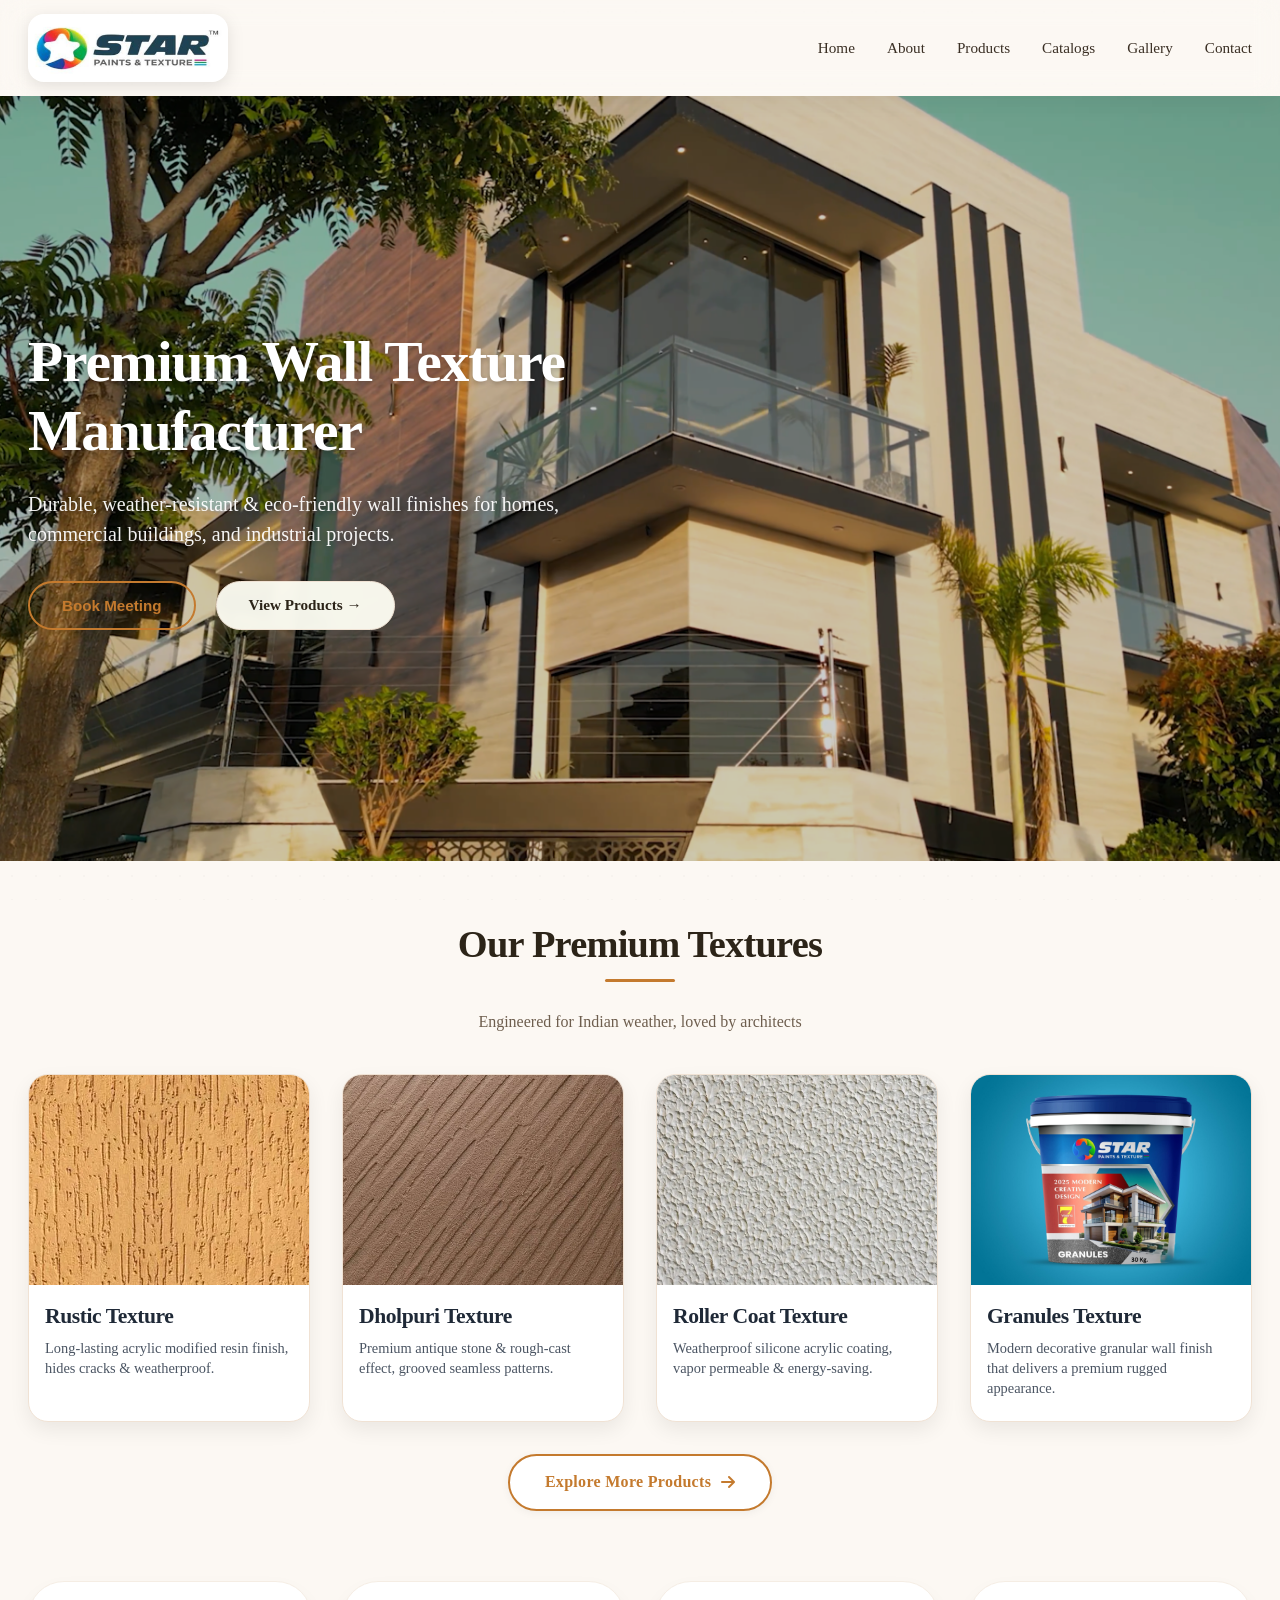
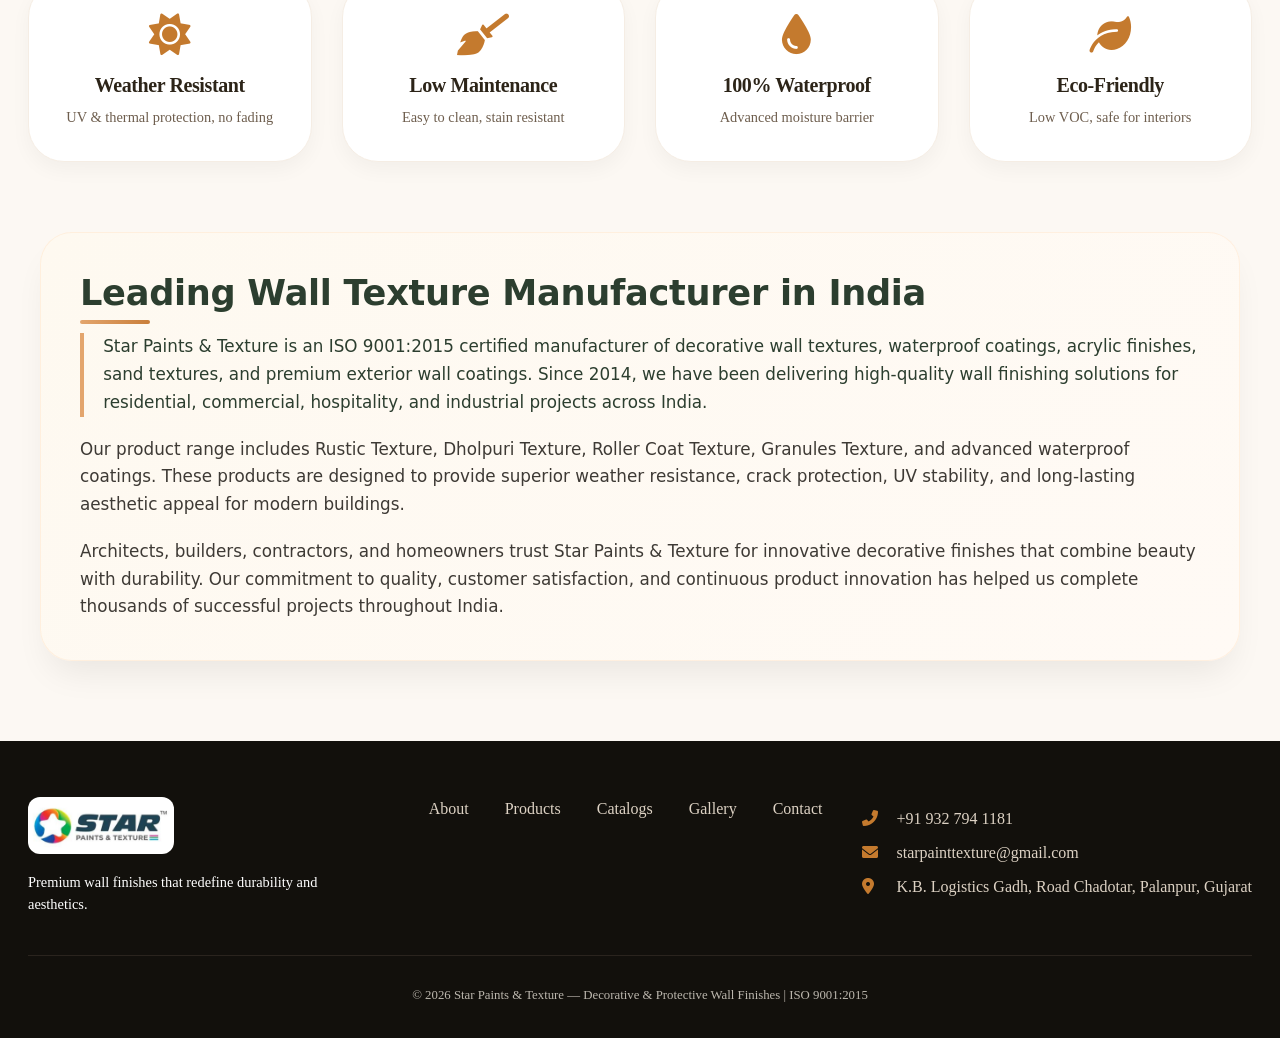
<file: index.html>
<!DOCTYPE html>
<head>
    <meta charset="UTF-8">
    <meta name="viewport" content="width=device-width, initial-scale=1.0, viewport-fit=cover">
    <title>Star Paints & Texture | India's No.1 Premium Wall Texture Manufacturer | Paints and Texture | Paints in Palanpur</title>
    <meta name="description" content="Star Paints & Texture – ISO 9001:2015 certified premium wall texture manufacturer in India. Waterproof coatings, designer finishes, acrylic textures, and decorative plasters. 500+ projects since 2014.">

    <meta name="keywords" content="wall texture manufacturer India, texture paint manufacturer Gujarat, wall texture Ahmedabad, wall texture Palanpur, decorative wall texture, waterproof wall coating, exterior wall texture, interior wall texture, premium wall texture, rustic texture, dholpuri texture, decorative wall finishes, texture coating manufacturer, texture paint India, Star Paints & Texture">
    <meta name="author" content="Star Paints & Texture">
    <meta name="robots" content="index, follow, max-snippet:-1, max-image-preview:large">
    <meta name="revisit-after" content="7 days">
    <meta name="geo.region" content="IN-GJ">
    <meta name="geo.placename" content="Ahmedabad, Gujarat">
    <meta name="geo.position" content="23.0225;72.5714">
    <meta name="ICBM" content="23.0225, 72.5714">
    <meta name="language" content="English">
    <link rel="canonical" href="https://www.starpaintsandtexture.in/">
    <link rel="alternate" hreflang="en" href="https://www.starpaintsandtexture.in/">
    <link rel="alternate" hreflang="x-default" href="https://www.starpaintsandtexture.in/">

    <!-- Open Graph / Facebook -->
    <meta property="og:type" content="website">
    <meta property="og:image:width" content="1200">
    <meta property="og:image:height" content="630">
    <meta property="og:url" content="https://www.starpaintsandtexture.in/">
    <meta property="og:title" content="Star Paints & Texture | Premium Wall Texture Manufacturer India">
    <meta property="og:description" content="India's trusted ISO 9001:2015 certified manufacturer of premium wall textures, waterproof coatings & decorative finishes. Get free consultation & samples.">
    <meta property="og:image" content="https://www.starpaintsandtexture.in/img/poster.png">
    <meta property="og:image:alt" content="Star Paints & Texture - Premium Wall Texture Collection Showcase">
    <meta property="og:site_name" content="Star Paints & Texture">
    <meta property="og:locale" content="en_IN">

    <!-- Twitter Card -->
    <meta name="twitter:card" content="summary_large_image">
    <meta name="twitter:title" content="Star Paints & Texture | India's Leading Wall Texture Manufacturer">
    <meta name="twitter:description" content="Premium wall textures, waterproof coatings & decorative finishes. ISO certified, made in India. Request a quote!">
    <meta name="twitter:image" content="https://www.starpaintsandtexture.in/img/poster.png">

    <!-- Theme Color & Icons -->
    <meta name="theme-color" content="#c47a2e">
   <link rel="icon" type="image/svg+xml" sizes="96x96" href="img/favicon.svg">
    <link rel="apple-touch-icon" href="img/favicon.svg">

    <!-- Preconnect & Performance -->
    <link rel="preconnect" href="https://fonts.googleapis.com">
    <link rel="preconnect" href="https://fonts.gstatic.com" crossorigin>
    <link rel="preconnect" href="https://cdnjs.cloudflare.com">
    <link href="https://fonts.googleapis.com/css2?family=Inter:opsz,wght@14..32,300;400;500;600;700;800&display=swap" rel="stylesheet">
    <link rel="stylesheet" href="https://cdnjs.cloudflare.com/ajax/libs/font-awesome/6.0.0-beta3/css/all.min.css">
    <link rel="stylesheet" href="css/style.css">

    <!-- JSON-LD Structured Data (Rich Results) – Optimized for SEO -->
    <script type="application/ld+json">
    {
      "@context": "https://schema.org",
      "@graph": [
        {
          "@type": "Organization",
          "@id": "https://www.starpaintsandtexture.in/#organization",
          "name": "Star Paints & Texture",
          "alternateName": "Star Paints & Texture Pvt Ltd",
          "url": "https://www.starpaintsandtexture.in/",
          "logo": "https://www.starpaintsandtexture.in/img/logo.png",
          "description": "ISO 9001:2015 certified manufacturer of premium wall textures, waterproof coatings, and decorative finishes in India. Serving since 2014.",
          "foundingDate": "2014",
          "numberOfEmployees": 85,
          "award": "ISO 9001:2015 Certified",
          "contactPoint": {
            "@type": "ContactPoint",
            "telephone": "+919327941181",
            "contactType": "customer service",
            "email": "sales@starpaintsandtexture.in",
            "availableLanguage": ["English", "Hindi"]
          },
          "sameAs": [
            "https://www.facebook.com/starpaintstexture",
            "https://www.instagram.com/starpaints_india",
            "https://www.linkedin.com/company/star-paints-texture"
          ],
          "address": {
            "@type": "PostalAddress",
            "streetAddress": "91, K.B. Logistics Gadh, Road Chadotar",
            "addressLocality": "Palanpur",
            "addressRegion": "Gujarat",
            "postalCode": "385001",
            "addressCountry": "IN"
          }
        },
        {
          "@type": "LocalBusiness",
          "@id": "https://www.starpaintsandtexture.in/#business",
          "name": "Star Paints & Texture",
          "image": "https://www.starpaintsandtexture.in/img/poster.png",
          "priceRange": "₹₹ (₹200 - ₹2000/sq ft)",
          "telephone": "+919327941181",
          "email": "starpainttexture@gmail.com",
          "address": {
            "@type": "PostalAddress",
            "streetAddress": "91, K.B. Logistics Gadh, Road Chadotar",
            "addressLocality": "Palanpur",
            "addressRegion": "Gujarat",
            "postalCode": "385001",
            "addressCountry": "IN"
          },
          "openingHours": "Mon-Sat 09:00-18:00",
          "paymentAccepted": "Cash, Bank Transfer, Cheque, UPI",
          "areaServed": "India, Nepal, Bangladesh, Middle East"
        },
        {
          "@type": "Product",
          "@id": "https://www.starpaintsandtexture.in/products#premium-wall-texture",
          "name": "Premium Designer Wall Texture",
          "image": "https://www.starpaintsandtexture.in/img/poster.png",
          "description": "High-quality acrylic-based wall texture with superior crack resistance, elegant matte finish and water repellent properties. Ideal for luxury homes, hotels and offices.",
          "brand": { "@type": "Brand", "name": "Star Paints & Texture" },
          "offers": {
            "@type": "Offer",
            "priceCurrency": "INR",
            "price": "299",
            "availability": "https://schema.org/InStock"
          },
          "aggregateRating": {
            "@type": "AggregateRating",
            "ratingValue": "4.8",
            "reviewCount": "312"
          }
        },
        {
          "@type": "Product",
          "@id": "https://www.starpaintsandtexture.in/products#star-shield",
          "name": "StarShield Waterproof Coating",
          "description": "Advanced elastomeric waterproof coating that protects exterior walls from seepage, UV rays and extreme weather. Long-lasting protection with textured finish.",
          "brand": { "@type": "Brand", "name": "StarShield" },
          "offers": { "@type": "Offer", "priceCurrency": "INR", "price": "450", "availability": "https://schema.org/InStock" }
        },
        {
          "@type": "WebSite",
          "@id": "https://www.starpaintsandtexture.in/#website",
          "url": "https://www.starpaintsandtexture.in/",
          "name": "Star Paints & Texture Official Website",
          "potentialAction": {
            "@type": "SearchAction",
            "target": "https://www.starpaintsandtexture.in/search?q={search_term_string}",
            "query-input": "required name=search_term_string"
          }
        },
        {
          "@type": "BreadcrumbList",
          "@id": "https://www.starpaintsandtexture.in/#breadcrumb",
          "itemListElement": [
            { "@type": "ListItem", "position": 1, "name": "Home", "item": "https://www.starpaintsandtexture.in/" },
            { "@type": "ListItem", "position": 2, "name": "Products", "item": "https://www.starpaintsandtexture.in/products.html" },
            { "@type": "ListItem", "position": 3, "name": "Contact", "item": "https://www.starpaintsandtexture.in/contact.html" }
          ]
        }
      ]
    }
</script>
    <style>
  .hero {
    position: relative;
    overflow: hidden;
    min-height: 85vh;
    display: flex;
    align-items: center;
    /* remove any background-image from .hero in your current CSS */
}

.hero-video-wrapper {
    position: absolute;
    top: 0;
    left: 0;
    width: 100%;
    height: 100%;
    z-index: 0;
}

.hero-video {
    width: 100%;
    height: 100%;
    object-fit: cover;
    display: block;
}

.hero-overlay {
    position: absolute;
    top: 0;
    left: 0;
    width: 100%;
    height: 100%;
    background: rgba(0, 0, 0, 0.2); /* adjust darkness */
    z-index: 1;
}

.hero .container {
    position: relative;
    z-index: 2;
}

/* Ensure text stays readable */
.hero-content h1,
.hero-content p {
    color: white;
    text-shadow: 0 2px 5px rgba(0,0,0,0.2);
}
        /* ===== ADDITIONAL STYLES FOR NEW FUNCTIONALITIES (RESPONSIVE & EXPLORE BUTTON) ===== */
        .explore-more-wrapper {
            text-align: center;
            margin: 2rem 0 1.5rem;
        }
        .explore-products-btn {
            display: inline-flex;
            align-items: center;
            gap: 0.6rem;
            padding: 0.9rem 2.2rem;
            font-size: 1rem;
            font-weight: 600;
            background: white;
            color: #c47a2e;
            border: 2px solid #c47a2e;
            border-radius: 50px;
            transition: all 0.25s ease;
            text-decoration: none;
            letter-spacing: 0.3px;
            box-shadow: 0 2px 8px rgba(0,0,0,0.05);
        }
        .explore-products-btn i {
            transition: transform 0.2s;
        }
        .explore-products-btn:hover {
            background: #c47a2e;
            color: white;
            border-color: #c47a2e;
            transform: translateY(-3px);
            box-shadow: 0 8px 20px rgba(196,122,46,0.25);
        }
        .explore-products-btn:hover i {
            transform: translateX(5px);
        }
        /* ensure product grid remains responsive and clean */
        .product-grid {
            display: grid;
            grid-template-columns: repeat(auto-fill, minmax(280px, 1fr));
            gap: 2rem;
            margin: 2rem 0 0.5rem;
        }
        /* optional: card touch-friendly + consistent image ratio */
        .product-card {
            cursor: pointer;
            transition: transform 0.2s ease, box-shadow 0.2s;
            border-radius: 20px;
            overflow: hidden;
            background: #fff;
            box-shadow: 0 8px 20px rgba(0,0,0,0.07);
        }
        .product-card:hover {
            transform: translateY(-6px);
            box-shadow: 0 20px 30px rgba(0,0,0,0.12);
        }
        .product-card img {
            width: 100%;
            aspect-ratio: 4 / 3;
            object-fit: cover;
            display: block;
            transition: transform 0.4s;
        }
        .product-card:hover img {
            transform: scale(1.02);
        }
        .product-info {
            padding: 1.2rem 1rem 1.4rem;
        }
        .product-info h3 {
            font-size: 1.35rem;
            margin-bottom: 0.5rem;
            color: #1f2937;
        }
        .product-info p {
            color: #4b5563;
            line-height: 1.4;
            font-size: 0.9rem;
        }
        /* adjust spacing on mobile */
        @media (max-width: 768px) {
            .product-grid {
                gap: 1.2rem;
                margin: 1.5rem 0 0.2rem;
            }
            .explore-more-wrapper {
                margin: 1.8rem 0 1rem;
            }
            .explore-products-btn {
                padding: 0.7rem 1.8rem;
                font-size: 0.9rem;
            }
            .product-info h3 {
                font-size: 1.2rem;
            }
        }
        /* extra micro fix for footer */
        footer a {
            text-decoration: none;
        }
        /* Base styling for the SEO content section */
.seo-content {
    max-width: 1200px;
    margin: 3rem auto;
    padding: 2.5rem;
    background: linear-gradient(135deg, #fef9f0 0%, #fffaf5 100%);
    border-radius: 32px;
    box-shadow: 0 20px 35px -10px rgba(0, 0, 0, 0.08), 0 0 0 1px rgba(255, 215, 175, 0.3) inset;
    font-family: 'Poppins', 'Segoe UI', system-ui, -apple-system, sans-serif;
    transition: transform 0.3s ease, box-shadow 0.3s ease;
}

.seo-content:hover {
    transform: translateY(-4px);
    box-shadow: 0 28px 40px -14px rgba(0, 0, 0, 0.12);
}

/* Heading style */
.seo-content h2 {
    font-size: 2.2rem;
    font-weight: 600;
    color: #2c3e2f;
    margin-top: 0;
    margin-bottom: 1.2rem;
    letter-spacing: -0.3px;
    position: relative;
    display: inline-block;
}

/* Decorative underline for h2 */
.seo-content h2::after {
    content: '';
    position: absolute;
    bottom: -10px;
    left: 0;
    width: 70px;
    height: 4px;
    background: linear-gradient(90deg, #e3a56d, #c97e3a);
    border-radius: 4px;
}

/* Paragraph styling */
.seo-content p {
    font-size: 1.05rem;
    line-height: 1.65;
    color: #3e3a35;
    margin-bottom: 1.2rem;
    font-weight: 400;
}

.seo-content p:last-child {
    margin-bottom: 0;
}

/* First paragraph emphasis (optional – shows key brand statement) */
.seo-content p:first-of-type {
    font-weight: 500;
    color: #2c3e2f;
    border-left: 4px solid #e3a56d;
    padding-left: 1.2rem;
}

/* Responsive adjustments */
@media (max-width: 768px) {
    .seo-content {
        margin: 2rem 1rem;
        padding: 1.8rem;
        border-radius: 24px;
    }
    
    .seo-content h2 {
        font-size: 1.7rem;
    }
    
    .seo-content h2::after {
        width: 50px;
        height: 3px;
    }
    
    .seo-content p {
        font-size: 0.95rem;
        line-height: 1.55;
    }
}

@media (max-width: 480px) {
    .seo-content {
        padding: 1.4rem;
    }
    
    .seo-content h2 {
        font-size: 1.4rem;
    }
}
    </style>
</head>
<body>
    <header class="main-header">
        <div class="nav-container">
            <div class="logo">
                <a href="index.html"><img class="logo-img" src="img/logo.png" alt="Star Paints Logo"></a>
            </div>
            <div class="mobile-menu" id="mobileMenuBtn"><i class="fas fa-bars"></i></div>
            <nav class="nav-links" id="navLinks">
                <a href="index.html">Home</a>
                <a href="about.html">About</a>
                <a href="products.html">Products</a>
                <a href="catalogs.html">Catalogs</a>
                <a href="gallery.html">Gallery</a>
                <a href="contact.html">Contact</a>
            </nav>
        </div>
    </header>

    <main>
        <!-- HERO SECTION with video background -->
        <section class="hero">
            <div class="hero-video-wrapper">
                <video poster="img/poster.png" class="hero-video" autoplay muted loop playsinline>
                    <source src="img/home.mp4" type="video/mp4">
                    Your browser does not support the video tag.
                </video>
                <div class="hero-overlay"></div>
            </div>
            <div class="container hero-grid">
                <div class="hero-content">
                    <h1>Premium Wall Texture <br>Manufacturer</h1>
                    <p>Durable, weather-resistant & eco‑friendly wall finishes for homes, commercial buildings, and industrial projects.</p>
                    <div class="hero-buttons">
                        <button class="btn btn-outline" id="homeBookMeeting">Book Meeting</button>
                        <a href="products.html" class="btn btn-light">View Products →</a>
                    </div>
                </div>
            </div>
</section>
        <!-- PRODUCT PREVIEW SECTION -->
        <div class="container">
            <div class="section-title">
                <h2>Our Premium Textures</h2>
                <p>Engineered for Indian weather, loved by architects</p>
            </div>
            <!-- dynamic product grid will be injected here -->
            <div class="product-grid" id="homeProductsGrid"></div>
            
            <!-- EXPLORE MORE BUTTON (links to products page) - added as requested -->
            <div class="explore-more-wrapper">
                <a href="products.html" class="explore-products-btn">
                    Explore More Products <i class="fas fa-arrow-right"></i>
                </a>
    </div>
            <div class="usp-section">
                <div class="usp-card">
                    <i class="fas fa-sun"></i>
                    <h4>Weather Resistant</h4>
                    <p>UV & thermal protection, no fading</p>
                </div>
                <div class="usp-card">
                    <i class="fas fa-broom"></i>
                    <h4>Low Maintenance</h4>
                    <p>Easy to clean, stain resistant</p>
                </div>
                <div class="usp-card">
                    <i class="fas fa-tint"></i>
                    <h4>100% Waterproof</h4>
                    <p>Advanced moisture barrier</p>
                </div>
                <div class="usp-card">
                    <i class="fas fa-leaf"></i>
                    <h4>Eco-Friendly</h4>
                    <p>Low VOC, safe for interiors</p>
                </div>
            </div>
        </div>
    </main>
    <section class="seo-content">
    <h2>Leading Wall Texture Manufacturer in India</h2>

    <p>
        Star Paints & Texture is an ISO 9001:2015 certified manufacturer of decorative wall textures, waterproof coatings, acrylic finishes, sand textures, and premium exterior wall coatings. Since 2014, we have been delivering high-quality wall finishing solutions for residential, commercial, hospitality, and industrial projects across India.
    </p>

    <p>
        Our product range includes Rustic Texture, Dholpuri Texture, Roller Coat Texture, Granules Texture, and advanced waterproof coatings. These products are designed to provide superior weather resistance, crack protection, UV stability, and long-lasting aesthetic appeal for modern buildings.
    </p>

    <p>
        Architects, builders, contractors, and homeowners trust Star Paints & Texture for innovative decorative finishes that combine beauty with durability. Our commitment to quality, customer satisfaction, and continuous product innovation has helped us complete thousands of successful projects throughout India.
    </p></section>
    <footer>
        <div class="container">
            <div class="footer-content">
                <div class="footer-brand">
                    <img class="footer-logo" src="img/logo.png" alt="Star">
                    <p>Premium wall finishes that redefine durability and aesthetics.</p>
                </div>
                <div class="footer-links">
                    <a href="about.html">About</a>
                    <a href="products.html">Products</a>
                    <a href="catalogs.html">Catalogs</a>
                    <a href="gallery.html">Gallery</a>
                    <a href="contact.html">Contact</a>
                </div>
                <div class="footer-contact">
                    <a href="tel:+919327941181"><p><i class="fas fa-phone-alt"></i> +91 932 794 1181 </p></a>
                    <a href="mailto:starpainttexture@gmail.com"><p><i class="fas fa-envelope"></i> starpainttexture@gmail.com</p></a>
                    <a href="https://maps.google.com/?q=K.B.+Logistics+Gadh,+Road+Chadotar,+Palanpur,+Gujarat" target="_blank">
                        <p><i class="fas fa-map-marker-alt"></i>  K.B. Logistics Gadh, Road Chadotar, Palanpur, Gujarat</p>
                    </a>
                </div>
            </div>
            <div class="footer-bottom">© 2026 Star Paints & Texture — Decorative & Protective Wall Finishes | ISO 9001:2015</div>
        </div>
    </footer>

    <script>
        // --------------------------------------------------------------
        // PRODUCT DATABASE (short product showcase without full details)
        // Premium textures for home preview: name, short description, image
        // --------------------------------------------------------------
        window.productsList = [
            {
                id: 1,
                name: "Rustic Texture",
                category: "Exterior Texture",
                productCode: "SPT-1001",
                shortDesc: "Long-lasting acrylic modified resin finish, hides cracks & weatherproof.",
                desc: "Long-lasting acrylic modified resin finish, hides cracks & weatherproof.",   // for preview
                img: "img/rustic.webp",
                fullDesc: "A durable textured finish made using advanced acrylic modified resin...",
                features: [],
                suitableSurfaces: [],
                applicationMethods: [],
                techData: {},
                recommendedFor: ""
            },
            {
                id: 2,
                name: "Dholpuri Texture",
                category: "Antique Finish",
                productCode: "SPT-1002",
                shortDesc: "Premium antique stone & rough-cast effect, grooved seamless patterns.",
                desc: "Premium antique stone & rough-cast effect, grooved seamless patterns.",
                img: "img/dholpur-texture-500x500.webp",
                fullDesc: "Achieve a majestic antique stone look...",
                features: [],
                suitableSurfaces: [],
                applicationMethods: [],
                techData: {},
                recommendedFor: ""
            },
            {
                id: 3,
                name: "Roller Coat Texture",
                category: "Silicone Acrylic",
                productCode: "SPT-1003",
                shortDesc: "Weatherproof silicone acrylic coating, vapor permeable & energy-saving.",
                desc: "Weatherproof silicone acrylic coating, vapor permeable & energy-saving.",
                img: "img/Rollercoat.webp",
                fullDesc: "High-performance silicone acrylic coating...",
                features: [],
                suitableSurfaces: [],
                applicationMethods: [],
                techData: {},
                recommendedFor: ""
            },
            {
               id: 4,
                name: "Granules Texture",
                category: "Decorative Granular",
                productCode: "SPT:1027",
                shortDesc: "Stylish granular finish with strong adhesion and crack resistance.",
                desc: "Modern decorative granular wall finish that delivers a premium rugged appearance.",
                img: "img/granule.jpeg",
                fullDesc: "Modern decorative granular wall finish that delivers a premium rugged appearance. Excellent adhesion, weather resistance, and easy application for feature walls.",
                features: [],
                suitableSurfaces: [],
                applicationMethods: [],
                techData: {},
                recommendedFor: ""
            }
        ];

        // Render product cards (short preview, only name & short desc)
        function renderHomeProducts() {
            const container = document.getElementById('homeProductsGrid');
            if (!container) return;
            // Show all 4 products (no need slice, but using slice(0,4) works fine for 4)
            const previewProducts = window.productsList.slice(0, 4);
            if (previewProducts.length === 0) {
                container.innerHTML = '<p style="text-align:center;left:50%;transform:translateX(-50%);">Products coming soon</p>';
                return;
            }
            container.innerHTML = previewProducts.map(p => `
                <div class="product-card" data-product-id="${p.id}">
                    <img src="${p.img}" alt="${p.name}" loading="lazy" onerror="this.src='https://via.placeholder.com/400x300?text=Image+Loading'">
                    <div class="product-info">
                        <h3>${escapeHtml(p.name)}</h3>
                        <p>${escapeHtml(p.desc.substring(0, 85))}${p.desc.length > 85 ? '...' : ''}</p>
                    </div>
                </div>
            `).join('');
            
            // Add click event to each product card -> go to product-detail page with id
            document.querySelectorAll('.product-card[data-product-id]').forEach(card => {
                card.addEventListener('click', (e) => {
                    // avoid if click originates from a link inside, but no inner links
                    const pid = card.getAttribute('data-product-id');
                    if (pid) {
                        window.location.href = `products.html`;
                    }
                });
            });
        }
        
        // simple XSS helper for product names/desc safety
        function escapeHtml(str) {
            if (!str) return '';
            return str.replace(/[&<>]/g, function(m) {
                if (m === '&') return '&amp;';
                if (m === '<') return '&lt;';
                if (m === '>') return '&gt;';
                return m;
            }).replace(/[\uD800-\uDBFF][\uDC00-\uDFFF]/g, function(c) {
                return c;
            });
        }
        
        // Toast (optional, keep existing if needed, but not used currently but defined for safety)
        function showToast(msg) {
            let toast = document.getElementById('toastMsg');
            if (!toast) {
                toast = document.createElement('div');
                toast.id = 'toastMsg';
                toast.style.position = 'fixed';
                toast.style.bottom = '20px';
                toast.style.left = '50%';
                toast.style.transform = 'translateX(-50%)';
                toast.style.backgroundColor = '#1f2937';
                toast.style.color = '#fff';
                toast.style.padding = '10px 20px';
                toast.style.borderRadius = '40px';
                toast.style.fontSize = '0.9rem';
                toast.style.zIndex = '9999';
                toast.style.opacity = '0';
                toast.style.transition = 'opacity 0.2s';
                toast.style.pointerEvents = 'none';
                document.body.appendChild(toast);
            }
            toast.textContent = msg;
            toast.style.opacity = "1";
            setTimeout(() => toast.style.opacity = "0", 2600);
        }
        
        // Book meeting button
        document.getElementById('homeBookMeeting')?.addEventListener('click', () => {
            window.location.href = "contact.html";
        });
        
        // Mobile menu toggle
        const mobileBtn = document.getElementById('mobileMenuBtn');
        const navLinks = document.getElementById('navLinks');
        if (mobileBtn && navLinks) {
            mobileBtn.addEventListener('click', () => navLinks.classList.toggle('show'));
            // optional: close mobile menu on link click for better UX
            document.querySelectorAll('.nav-links a').forEach(link => {
                link.addEventListener('click', () => {
                    navLinks.classList.remove('show');
                });
            });
        }
        
        // Render product cards on load
        renderHomeProducts();

        // Extra: if any img error fallback for smoother experience (already inline onerror but safe)
        // Also ensure product grid doesn't overflow and style remains.
    </script>
    <!-- fallback: handle missing product detail page navigation gracefully (no error) -->
</body>
</html>
</file>
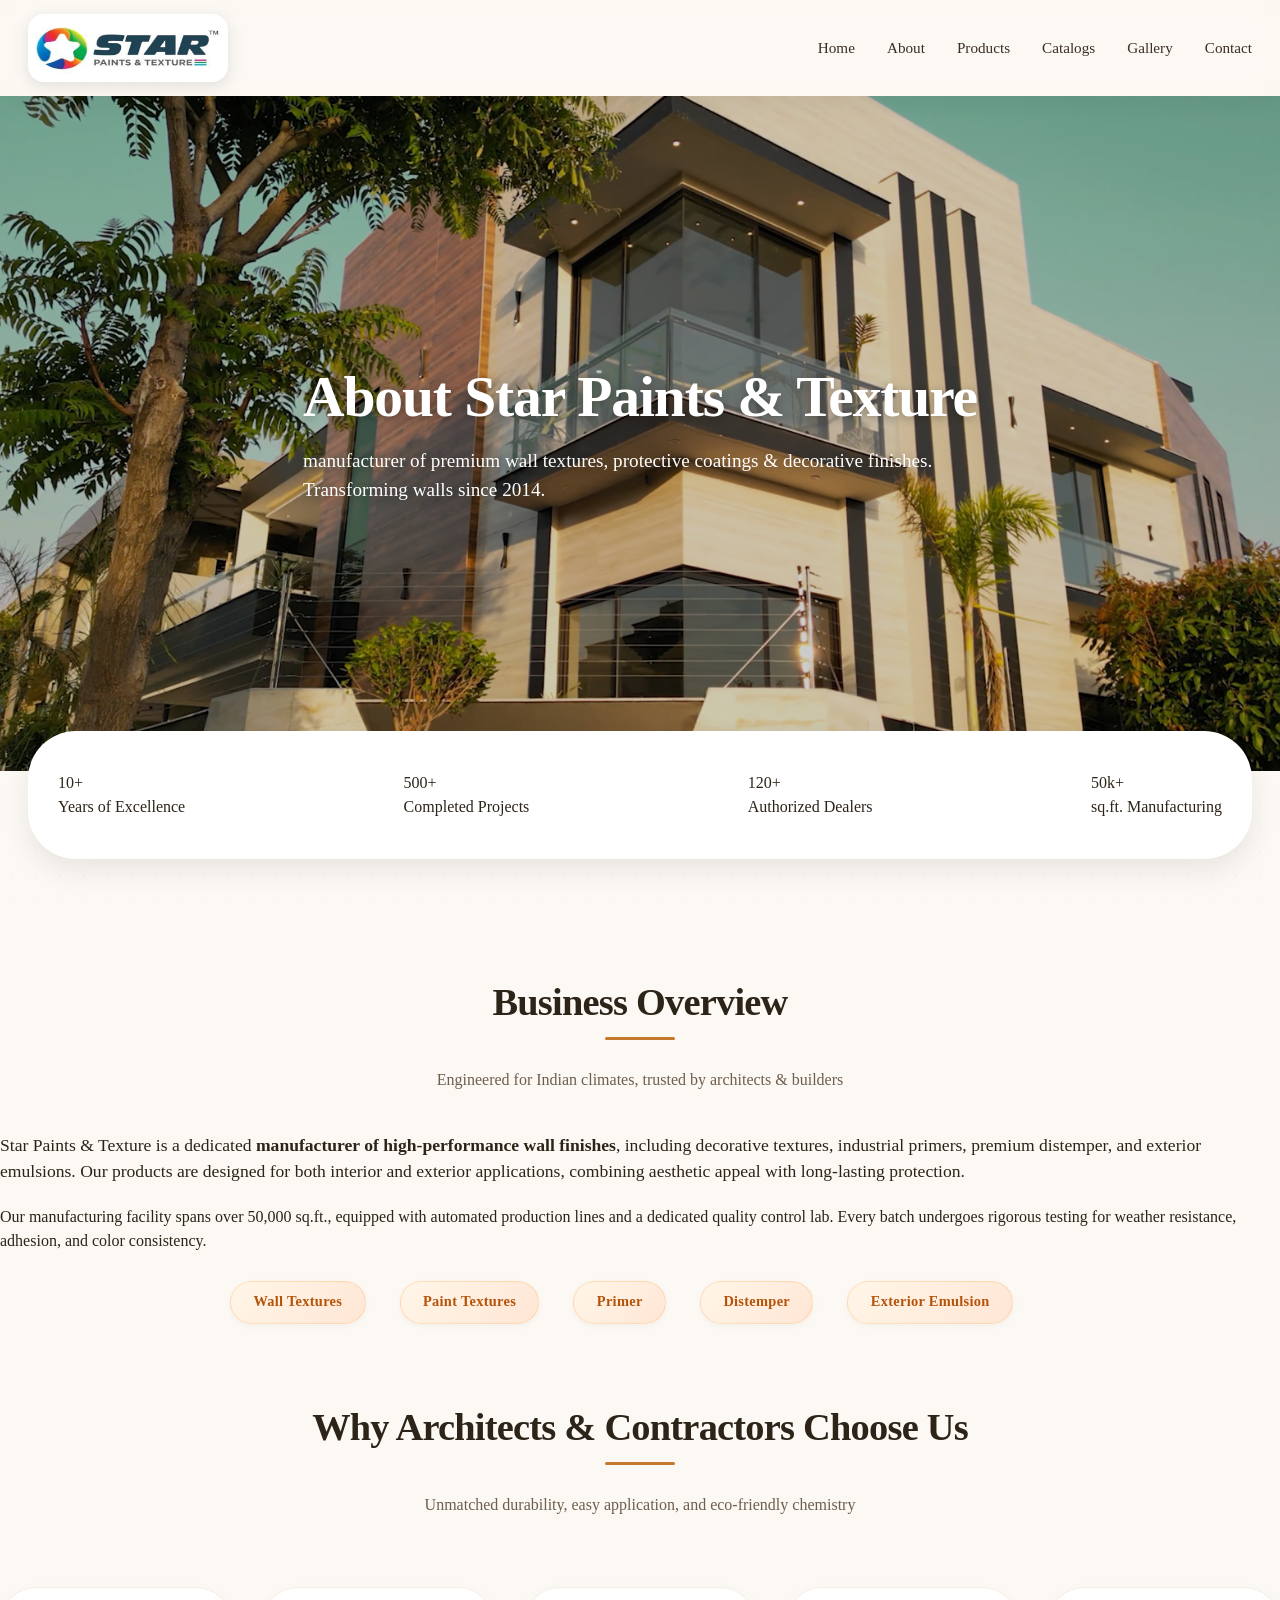
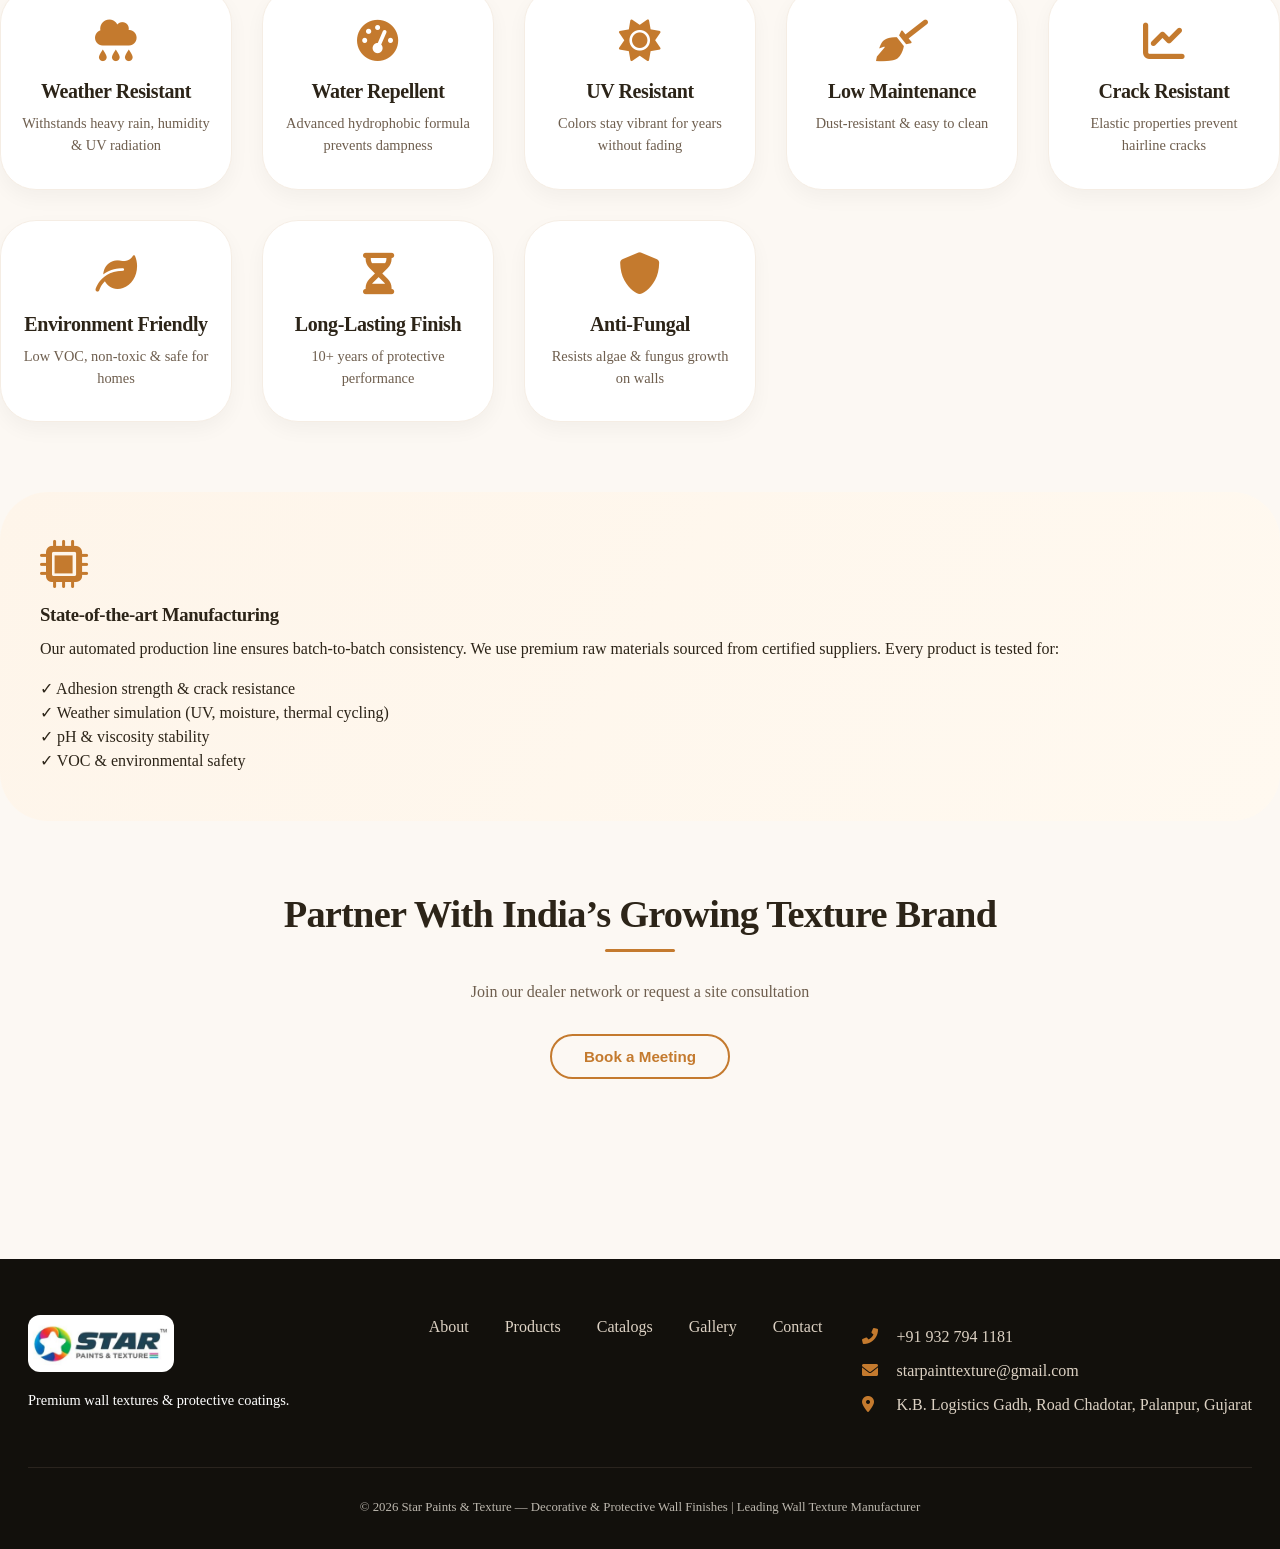
<file: about.html>
<!DOCTYPE html>
<html lang="en">
<head>
    <meta charset="UTF-8">
    <meta name="viewport" content="width=device-width, initial-scale=1.0, viewport-fit=cover">

    <!-- Primary SEO Meta Tags -->
    <title>About Us | Star Paints & Texture – ISO 9001 Certified Wall Texture Manufacturer Since 2014</title>
    <meta name="description" content="Star Paints & Texture: ISO 9001:2015 certified manufacturer of premium wall textures, primer, distemper, and exterior emulsions. 10+ years of excellence in weather-resistant & decorative finishes. Trusted by 1500+ projects across India.">
    <meta name="keywords" content="about Star Paints, wall texture manufacturer India, texture paint company Gujarat, decorative wall finishes manufacturer, ISO 9001 certified paints, wall texture Palanpur, Ahmedabad texture manufacturer, Star Paints history, best wall texture company India">
    <meta name="author" content="Star Paints & Texture">
    <meta name="robots" content="index, follow, max-snippet:-1, max-image-preview:large">
    <meta name="revisit-after" content="7 days">
    
    <!-- Geo & Regional Targeting (Gujarat, India) -->
    <meta name="geo.region" content="IN-GJ">
    <meta name="geo.placename" content="Ahmedabad, Gujarat & Palanpur">
    <meta name="geo.position" content="23.0225;72.5714">
    <meta name="ICBM" content="23.0225, 72.5714">
    <meta name="language" content="English">

    <!-- Canonical & Alternate URLs -->
    <link rel="canonical" href="https://www.starpaintsandtexture.in/about">
    <link rel="alternate" hreflang="en" href="https://www.starpaintsandtexture.in/about">
    <link rel="alternate" hreflang="x-default" href="https://www.starpaintsandtexture.in/about">

    <!-- Open Graph / Facebook (About Page Specific) -->
    <meta property="og:type" content="website">
    <meta property="og:url" content="https://www.starpaintsandtexture.in/about">
    <meta property="og:title" content="About Star Paints & Texture – Premium Wall Texture Manufacturer India | ISO 9001:2015">
    <meta property="og:description" content="Discover the story of Star Paints & Texture – India's leading ISO-certified manufacturer of designer wall textures, waterproof coatings & decorative plasters. 10+ years of innovation and quality.">
    <meta property="og:image" content="https://www.starpaintsandtexture.in/img/about-og-image.jpg">
    <meta property="og:image:width" content="1200">
    <meta property="og:image:height" content="630">
    <meta property="og:image:alt" content="Star Paints & Texture manufacturing facility and premium wall texture finishes showcase">
    <meta property="og:site_name" content="Star Paints & Texture">
    <meta property="og:locale" content="en_IN">

    <!-- Twitter Card (About Page) -->
    <meta name="twitter:card" content="summary_large_image">
    <meta name="twitter:title" content="Star Paints & Texture: About India's Trusted Wall Texture Manufacturer">
    <meta name="twitter:description" content="ISO 9001:2015 certified | 10+ years of excellence | Premium wall textures, waterproof coatings & decorative finishes. Learn why architects & contractors choose Star Paints.">
    <meta name="twitter:image" content="https://www.starpaintsandtexture.in/img/about-twitter-card.jpg">

    <!-- Theme Color & Mobile Icons -->
    <meta name="theme-color" content="#c47a2e">
    <link rel="icon" type="image/svg+xml" sizes="96x96" href="img/favicon.svg">
    <link rel="apple-touch-icon" href="img/favicon.svg">

    <!-- Performance & Resource Hints -->
    <link rel="preconnect" href="https://fonts.googleapis.com">
    <link rel="preconnect" href="https://fonts.gstatic.com" crossorigin>
    <link rel="preconnect" href="https://cdnjs.cloudflare.com">
    <link href="https://fonts.googleapis.com/css2?family=Inter:opsz,wght@14..32,300;400;500;600;700;800&display=swap" rel="stylesheet">
    <link rel="stylesheet" href="https://cdnjs.cloudflare.com/ajax/libs/font-awesome/6.0.0-beta3/css/all.min.css">
    <link rel="stylesheet" href="css/style.css">

    <!-- JSON-LD Structured Data for About Page (Rich Results) -->
    <script type="application/ld+json">
    {
      "@context": "https://schema.org",
      "@graph": [
        {
          "@type": "Organization",
          "@id": "https://www.starpaintsandtexture.in/#organization",
          "name": "Star Paints & Texture",
          "alternateName": "Star Paints & Texture Pvt Ltd",
          "url": "https://www.starpaintsandtexture.in/",
          "logo": "https://www.starpaintsandtexture.in/img/logo.png",
          "description": "ISO 9001:2015 certified manufacturer of premium wall textures, waterproof coatings, and decorative finishes in India. Serving since 2014 with 1500+ successful projects.",
          "foundingDate": "2014",
          "numberOfEmployees": 85,
          "award": "ISO 9001:2015 Certified",
          "contactPoint": {
            "@type": "ContactPoint",
            "telephone": "+919327941181",
            "contactType": "customer service",
            "email": "sales@starpaintsandtexture.in",
            "availableLanguage": ["English", "Hindi"]
          },
          "sameAs": [
            "https://www.facebook.com/starpaintstexture",
            "https://www.instagram.com/starpaints_india",
            "https://www.linkedin.com/company/star-paints-texture"
          ],
          "address": {
            "@type": "PostalAddress",
            "streetAddress": "91, K.B. Logistics Gadh, Road Chadotar",
            "addressLocality": "Palanpur",
            "addressRegion": "Gujarat",
            "postalCode": "385001",
            "addressCountry": "IN"
          }
        },
        {
          "@type": "AboutPage",
          "@id": "https://www.starpaintsandtexture.in/about#webpage",
          "url": "https://www.starpaintsandtexture.in/about",
          "name": "About Star Paints & Texture | Premium Wall Texture Manufacturer India",
          "description": "Learn about Star Paints & Texture – ISO 9001:2015 certified leader in wall textures, weather-resistant coatings, and decorative finishes with over a decade of industry excellence.",
          "isPartOf": { "@id": "https://www.starpaintsandtexture.in/#website" },
          "breadcrumb": { "@id": "https://www.starpaintsandtexture.in/about#breadcrumb" },
          "mainEntity": { "@id": "https://www.starpaintsandtexture.in/#organization" },
          "datePublished": "2014-01-01",
          "dateModified": "2025-01-15"
        },
        {
          "@type": "BreadcrumbList",
          "@id": "https://www.starpaintsandtexture.in/about#breadcrumb",
          "itemListElement": [
            {
              "@type": "ListItem",
              "position": 1,
              "name": "Home",
              "item": "https://www.starpaintsandtexture.in/"
            },
            {
              "@type": "ListItem",
              "position": 2,
              "name": "About Us",
              "item": "https://www.starpaintsandtexture.in/about"
            }
          ]
        },
        {
          "@type": "WebSite",
          "@id": "https://www.starpaintsandtexture.in/#website",
          "url": "https://www.starpaintsandtexture.in/",
          "name": "Star Paints & Texture Official Website",
          "description": "India's No.1 Premium Wall Texture, Waterproof Coating & Decorative Finish Manufacturer",
          "potentialAction": {
            "@type": "SearchAction",
            "target": "https://www.starpaintsandtexture.in/search?q={search_term_string}",
            "query-input": "required name=search_term_string"
          }
        }
      ]
    }
    </script>

    <!-- Page-Specific Styles (About Us Video Hero, Modal, Badges, etc.) – Kept intact -->
    <style>
        /* additional about page specific tweaks */
        /* Hero section now uses video background */
        .about-hero {
            position: relative;
            min-height: 75vh;
            display: flex;
            align-items: center;
            color: white;
            overflow: hidden;
        }
        .hero-video-bg {
            position: absolute;
            top: 0;
            left: 0;
            width: 100%;
            height: 100%;
            object-fit: cover;
            z-index: 0;
        }
        .hero-overlay {
            position: absolute;
            top: 0;
            left: 0;
            width: 100%;
            height: 100%;
            background: linear-gradient(105deg, rgba(0, 0, 0, 0.2) 0%, rgba(0, 0, 0, 0.2) 70%);
            z-index: 1;
        }
        .about-hero .container {
            position: relative;
            z-index: 2;
        }
        .about-stats {
            display: flex;
            justify-content: space-between;
            flex-wrap: wrap;
            gap: 30px;
            background: white;
            padding: 40px 30px;
            border-radius: 48px;
            margin-top: -40px;
            position: relative;
            z-index: 2;
            box-shadow: var(--shadow-md);
        }
        .product-badge-list {
            display: grid;
            grid-template-columns: repeat(auto-fill, minmax(180px,1fr));
            gap: 16px;
            margin: 10px 0;
            margin-left: 210px;
        }
        .product-badge {
            background: #fef4e8;
            padding: 12px 16px;
            margin-left: 20px;
            border-radius: 40px;
            font-weight: 600;
            text-align: center;
            color: var(--primary-dark);
        }
        .icon-feature {
            display: flex;
            align-items: center;
            gap: 14px;
            margin-bottom: 20px;
        }
        .icon-feature i {
            font-size: 1.8rem;
            color: var(--primary);
            width: 40px;
        }
        /* Ensure text is readable on video */
        .about-hero h1, .about-hero p {
            text-shadow: 0 2px 10px rgba(0,0,0,0.3);
        }
        /* original flex layout enhanced */
    .company-flex {
      display: flex;
      flex-wrap: wrap;
      gap: 50px;
      align-items: flex-start;
    }

    .company-info {
      flex: 1.5;
      min-width: 240px;
    }

    .company-info p {
      font-size: 1rem;
      line-height: 1.5;
      color: #1e2f3e;
      margin-bottom: 1rem;
    }

    .company-info strong {
      color: #c2410c;
    }

    /* product badge list */
    .product-badge-list {
      display: flex;
      flex-wrap: wrap;
      gap: 14px;
      margin-top: 28px;
    }

    .product-badge-list a {
      text-decoration: none;
      display: inline-block;
      transition: transform 0.2s ease, box-shadow 0.2s;
    }

    .product-badge-list a:hover {
      transform: translateY(-3px);
    }

    .product-badge {
      background: linear-gradient(135deg, #fff6e8 0%, #ffe6d5 100%);
      color: #b45309;
      font-weight: 600;
      font-size: 0.9rem;
      padding: 0.6rem 1.4rem;
      border-radius: 60px;
      display: inline-block;
      backdrop-filter: blur(2px);
      box-shadow: 0 2px 6px rgba(0, 0, 0, 0.04);
      transition: all 0.25s;
      letter-spacing: 0.3px;
      border: 1px solid rgba(255, 140, 0, 0.2);
      cursor: pointer;
    }

    .product-badge:hover {
      background: linear-gradient(135deg, #ffedd5, #ffdec2);
      box-shadow: 0 8px 18px rgba(180, 83, 9, 0.15);
      border-color: #f97316;
      color: #9a3412;
    }

    /* decorative extra touch */
    .stats-badge {
      margin-top: 24px;
      display: flex;
      gap: 24px;
      flex-wrap: wrap;
      font-size: 0.85rem;
      color: #2c6e49;
      background: #ecfdf5;
      padding: 12px 20px;
      border-radius: 60px;
      width: fit-content;
    }

    /* ---------- MODAL OVERLAY (detail block) ---------- */
    .modal-overlay {
      position: fixed;
      top: 0;
      left: 0;
      width: 100%;
      height: 100%;
      background-color: rgba(0, 0, 0, 0.75);
      backdrop-filter: blur(6px);
      display: flex;
      align-items: center;
      justify-content: center;
      z-index: 1000;
      visibility: hidden;
      opacity: 0;
      transition: visibility 0.2s, opacity 0.25s ease;
      padding: 1rem;
    }

    .modal-overlay.active {
      visibility: visible;
      opacity: 1;
    }

    /* modal container */
    .modal-container {
      background: #ffffff;
      max-width: 1000px;
      width: 100%;
      border-radius: 2rem;
      box-shadow: 0 30px 50px rgba(0, 0, 0, 0.3);
      overflow: hidden;
      transform: scale(0.96);
      transition: transform 0.25s cubic-bezier(0.2, 0.9, 0.4, 1.1);
      max-height: 90vh;
      display: flex;
      flex-direction: column;
    }

    .modal-overlay.active .modal-container {
      transform: scale(1);
    }

    /* modal header */
    .modal-header {
      display: flex;
      justify-content: space-between;
      align-items: center;
      padding: 1.2rem 1.8rem;
      border-bottom: 1px solid #eef2f6;
      background: #fffaf5;
    }

    .modal-header h3 {
      font-size: 1.6rem;
      font-weight: 700;
      background: linear-gradient(135deg, #b45309, #ea580c);
      background-clip: text;
      -webkit-background-clip: text;
      color: transparent;
      letter-spacing: -0.3px;
    }

    .close-modal {
      background: #f1f5f9;
      border: none;
      font-size: 1.8rem;
      line-height: 1;
      cursor: pointer;
      width: 40px;
      height: 40px;
      border-radius: 40px;
      display: flex;
      align-items: center;
      justify-content: center;
      transition: all 0.2s;
      color: #475569;
    }

    .close-modal:hover {
      background: #fee2e2;
      color: #b91c1c;
      transform: rotate(90deg);
    }

    /* modal body (flex for image + details) */
    .modal-body {
      display: flex;
      flex-wrap: wrap;
      gap: 1.8rem;
      padding: 2rem 1.8rem;
      overflow-y: auto;
      flex: 1;
    }

    .modal-image {
      flex: 1;
      min-width: 200px;
      background: #fef9f0;
      border-radius: 1.5rem;
      display: flex;
      align-items: center;
      justify-content: center;
      overflow: hidden;
      box-shadow: 0 6px 14px rgba(0, 0, 0, 0.03);
    }

    .modal-image img {
      width: 100%;
      height: auto;
      display: block;
      object-fit: cover;
      border-radius: 1.2rem;
      transition: 0.2s;
    }

    .modal-details {
      flex: 1.4;
      min-width: 240px;
    }

    .product-title {
      font-size: 1.8rem;
      font-weight: 700;
      color: #1e293b;
      margin-bottom: 0.75rem;
      border-left: 5px solid #f97316;
      padding-left: 1rem;
    }

    .product-desc {
      color: #334155;
      line-height: 1.5;
      margin: 1rem 0 10px 0;
      font-size: 1rem;
    }

    .feature-list {
      list-style: none;
      margin: 1rem 0;
    }

    .feature-list li {
      margin-bottom: 0.65rem;
      display: flex;
      align-items: center;
      gap: 12px;
      font-size: 0.95rem;
      color: #2c3e50;
    }

    .feature-list li::before {
      content: "✓";
      background: #f97316;
      color: white;
      font-weight: bold;
      width: 22px;
      height: 22px;
      border-radius: 30px;
      display: inline-flex;
      align-items: center;
      justify-content: center;
      font-size: 0.8rem;
    }

    .spec-badge {
      background: #fef3c7;
      display: inline-block;
      border-radius: 40px;
      padding: 0.4rem 1rem;
      font-size: 0.8rem;
      font-weight: 600;
      color: #b45309;
      margin-top: 0.8rem;
    }

    .tech-row {
      display: flex;
      flex-wrap: wrap;
      gap: 0.8rem;
      margin-top: 1.2rem;
    }

    .tech-item {
      background: #f1f5f9;
      border-radius: 30px;
      padding: 0.3rem 1rem;
      font-size: 0.8rem;
      color: #1e293b;
    }

    @media (max-width: 680px) {
      .modal-body {
        flex-direction: column;
      }
      .modal-header h3 {
        font-size: 1.3rem;
      }
      .product-title {
        font-size: 1.5rem;
      }
      .page-container {
        padding: 1rem;
      }
      .intro-card {
        padding: 1.3rem;
      }
      .company-flex {
        gap: 28px;
      }
      .product-badge-list {
        margin-left: 0;
      }
      .product-badge {
        padding: 0.5rem 1rem;
        font-size: 0.7rem;

      }
    }

    /* subtle animation for modal */
    @keyframes fadeSlideUp {
      from {
        opacity: 0;
        transform: translateY(20px);
      }
      to {
        opacity: 1;
        transform: translateY(0);
      }
    }

    /* footer reference */
    .footer-note {
      margin-top: 2rem;
      text-align: center;
      font-size: 0.8rem;
      color: #5b6e8c;
    }
    </style>
</head>
<body>

<header class="main-header">
    <div class="nav-container">
        <div class="logo">
           <a href="index.html"><img class="logo-img" src="img/logo.png" alt="Star Paints and Texture Premium Wall Texture Manufacturer India"></a>
        </div>
        <div class="mobile-menu" id="mobileMenuBtn"><i class="fas fa-bars"></i></div>
        <nav class="nav-links" id="navLinks">
            <a href="index.html">Home</a>
            <a href="about.html">About</a>
            <a href="products.html">Products</a>
            <a href="catalogs.html">Catalogs</a>
            <a href="gallery.html">Gallery</a>
            <a href="contact.html">Contact</a>
        </nav>
    </div>
</header>

<main>
    <!-- About Hero with Video Background (infinite loop) -->
    <section class="about-hero">
        <!-- Video element - looping, muted, autoplay, playsinline -->
        <video poster="img/poster.png" class="hero-video-bg" autoplay muted loop playsinline>
            <source src="img/home.mp4" type="video/mp4">
            <!-- Fallback image if video fails -->
            Your browser does not support the video tag.
        </video>
        <div class="hero-overlay"></div>
        <div class="container">
            <h1>About Star Paints & Texture</h1>
            <p style="font-size: 1.2rem; max-width: 650px; margin-top: 16px;">manufacturer of premium wall textures, protective coatings & decorative finishes. Transforming walls since 2014.</p>
        </div>
    </section>

    <div class="container" style="margin-top: -30px;">
        <div class="about-stats">
            <div><span class="stat-number">10+</span><br>Years of Excellence</div>
            <div><span class="stat-number">500+</span><br>Completed Projects</div>
            <div><span class="stat-number">120+</span><br>Authorized Dealers</div>
            <div><span class="stat-number">50k+</span><br>sq.ft. Manufacturing</div>
        </div>
    </div>

    <div class="container" style="padding: 60px 0;">
        <!-- Business Overview -->
        <div class="section-title">
            <h2>Business Overview</h2>
            <p>Engineered for Indian climates, trusted by architects & builders</p>
        </div>
        <div style="display: flex; flex-wrap: wrap; gap: 50px;">
            <div style="flex: 1.5;">
                <p style="font-size: 1.1rem; margin-bottom: 20px;">Star Paints & Texture is a dedicated <strong>manufacturer of high-performance wall finishes</strong>, including decorative textures, industrial primers, premium distemper, and exterior emulsions. Our products are designed for both interior and exterior applications, combining aesthetic appeal with long-lasting protection.</p>
                <p>Our manufacturing facility spans over 50,000 sq.ft., equipped with automated production lines and a dedicated quality control lab. Every batch undergoes rigorous testing for weather resistance, adhesion, and color consistency.</p>
                <div class="product-badge-list">
          <a href="#" data-product="Wall Textures"><span class="product-badge">Wall Textures</span></a>
          <a href="#" data-product="Paint Textures"><span class="product-badge">Paint Textures</span></a>
          <a href="#" data-product="Primer"><span class="product-badge">Primer</span></a>
          <a href="#" data-product="Distemper"><span class="product-badge">Distemper</span></a>
          <a href="#" data-product="Exterior Emulsion"><span class="product-badge">Exterior Emulsion</span></a>
        </div>
            </div>
        </div>

        <!-- USP Section (detailed) -->
        <div class="section-title" style="margin-top: 70px;">
            <h2>Why Architects & Contractors Choose Us</h2>
            <p>Unmatched durability, easy application, and eco-friendly chemistry</p>
        </div>
        <div class="usp-section">
            <div class="usp-card"><i class="fas fa-cloud-rain"></i><h4>Weather Resistant</h4><p>Withstands heavy rain, humidity & UV radiation</p></div>
            <div class="usp-card"><i class="fas fa-tachometer-alt"></i><h4>Water Repellent</h4><p>Advanced hydrophobic formula prevents dampness</p></div>
            <div class="usp-card"><i class="fas fa-sun"></i><h4>UV Resistant</h4><p>Colors stay vibrant for years without fading</p></div>
            <div class="usp-card"><i class="fas fa-broom"></i><h4>Low Maintenance</h4><p>Dust-resistant & easy to clean</p></div>
            <div class="usp-card"><i class="fas fa-chart-line"></i><h4>Crack Resistant</h4><p>Elastic properties prevent hairline cracks</p></div>
            <div class="usp-card"><i class="fas fa-leaf"></i><h4>Environment Friendly</h4><p>Low VOC, non-toxic & safe for homes</p></div>
            <div class="usp-card"><i class="fas fa-hourglass-half"></i><h4>Long-Lasting Finish</h4><p>10+ years of protective performance</p></div>
            <div class="usp-card"><i class="fas fa-shield-alt"></i><h4>Anti-Fungal</h4><p>Resists algae & fungus growth on walls</p></div>
        </div>

        <!-- Manufacturing & Quality -->
        <div style="background: linear-gradient(120deg, #fef5ea, #fff9f0); border-radius: 48px; padding: 48px 40px; margin: 70px 0;">
            <div style="display: flex; flex-wrap: wrap; gap: 40px; align-items: center;">
                <div style="flex: 1;">
                    <i class="fas fa-microchip" style="font-size: 3rem; color: var(--primary);"></i>
                    <h3 style="margin: 15px 0 10px;">State-of-the-art Manufacturing</h3>
                    <p>Our automated production line ensures batch-to-batch consistency. We use premium raw materials sourced from certified suppliers. Every product is tested for:</p>
                    <ul style="margin-top: 16px; list-style: none;">
                        <li>✓ Adhesion strength & crack resistance</li>
                        <li>✓ Weather simulation (UV, moisture, thermal cycling)</li>
                        <li>✓ pH & viscosity stability</li>
                        <li>✓ VOC & environmental safety</li>
                    </ul>
                </div>
            </div>
        </div>

        <!-- Call to action -->
        <div class="section-title">
            <h2>Partner With India’s Growing Texture Brand</h2>
            <p>Join our dealer network or request a site consultation</p>
            <div style="display: flex; gap: 20px; justify-content: center; margin-top: 30px;">
                <button class="btn btn-outline" onclick="location.href='contact.html'">Book a Meeting</button>
            </div>
        </div>
    </div>
</main>

<footer>
    <div class="container">
        <div class="footer-content">
            <div class="footer-brand">
                <img class="footer-logo" src="img/logo.png" alt="Star">
                <p>Premium wall textures & protective coatings.</p>
            </div>
            <div class="footer-links">
                <a href="about.html">About</a>
                <a href="products.html">Products</a>
                <a href="catalogs.html">Catalogs</a>
                <a href="gallery.html">Gallery</a>
                <a href="contact.html">Contact</a>
            </div>
            <div class="footer-contact">
                    <a href="tel:+919327941181"><p><i class="fas fa-phone-alt"></i> +91 932 794 1181 </p></a>
                    <a href="mailto:starpainttexture@gmail.com"><p><i class="fas fa-envelope"></i> starpainttexture@gmail.com</p></a>
                    <a href="https://maps.google.com/?q=K.B.+Logistics+Gadh,+Road+Chadotar,+Palanpur,+Gujarat" target="_blank">
                        <p><i class="fas fa-map-marker-alt"></i>  K.B. Logistics Gadh, Road Chadotar, Palanpur, Gujarat</p>
                    </a>
                </div>
        </div>
        <div class="footer-bottom">© 2026 Star Paints & Texture — Decorative & Protective Wall Finishes | Leading Wall Texture Manufacturer</div>
    </div>
</footer>
<!-- MODAL OVERLAY (detail block) -->
<div id="productModal" class="modal-overlay">
  <div class="modal-container">
    <div class="modal-header">
      <h3 id="modalProductName">Product Details</h3>
      <button class="close-modal" id="closeModalBtn" aria-label="Close">&times;</button>
    </div>
    <div class="modal-body">
      <div class="modal-image" id="modalImageContainer">
        <img id="modalProductImage" alt="Product visual" src="data:image/svg+xml,%3Csvg xmlns='http://www.w3.org/2000/svg' width='400' height='300' viewBox='0 0 400 300'%3E%3Crect width='400' height='300' fill='%23fef3c7'/%3E%3Ctext x='50%25' y='50%25' dominant-baseline='middle' text-anchor='middle' fill='%23b45309' font-size='20' font-family='system-ui'%3EProduct Image%3C/text%3E%3C/svg%3E">
      </div>
      <div class="modal-details">
        <div class="product-title" id="modalDetailTitle">Premium Finish</div>
        <div class="product-desc" id="modalDescription">
          High-performance coating with superior adhesion and weather resistance.
        </div>
        <ul class="feature-list" id="modalFeatures">
          <li>Outstanding durability</li>
          <li>Eco-friendly formulation</li>
        </ul>
        <div id="modalTechSpecs" class="tech-row"></div>
        <div class="spec-badge" id="modalExtraBadge">✔️ Best for professional use</div>
      </div>
    </div>
  </div>
</div>
<script>
    // ---------- PRODUCT DATABASE WITH YOUR REAL IMAGE PATHS ----------
    // 👇 REPLACE the image paths below with your actual image file names
    // (e.g., "img/wall-texture.jpg", "img/paint-texture.webp", etc.)
    const productsLibrary = {
        "Wall Textures": {
            title: "Artisan Wall Textures",
            description: "Create stunning dimensional walls with our high-build decorative texture. Hides imperfections, adds acoustic comfort, and provides a luxurious stone/plaster finish. Ideal for feature walls, lobbies, and modern interiors.",
            features: ["Crack-bridging technology", "20+ patterns (suede, sand, leather)", "Breathable & moisture resistant", "Low odor, water-based", "Coverage: 25-35 sq.ft./kg"],
            technical: ["Drying: 4-6 hrs", "Recoat: 12 hrs", "VOC < 20 g/L"],
            badge: "🏆 Most versatile decor finish",
            // 🔽 CHANGE THIS TO YOUR OWN IMAGE (e.g., "img/wall-texture.png")
            imageSrc: "img/side wall.jpg"
        },
        "Paint Textures": {
            title: "Chromatica Paint Textures",
            description: "Artistic paint textures that transform walls into masterpieces. Create metallic, pearl, or rustic effects with easy one-coat application. Perfect for high-end residential & commercial spaces.",
            features: ["Rich pigment dispersion", "Anti-microbial & washable", "UV stable for interiors", "Roller / trowel application", "Coverage: 80-100 sq.ft./litre"],
            technical: ["Finish: Matte/Satin", "Touch dry: 2 hours", "Soap & water clean-up"],
            badge: "🎨 Artist-grade pigmented textures",
            imageSrc: "img/rustic.webp"
        },
        "Primer": {
            title: "Ultra Grip Industrial Primer",
            description: "High-performance universal primer for superior adhesion, alkali resistance, and sealing. Ideal for fresh plaster, concrete, and previously painted surfaces. Extends topcoat life.",
            features: ["Deep penetration & pore sealing", "Blocks stains & efflorescence", "Low VOC & lead-free", "Quick drying: 30-45 min", "Coverage: 120-150 sq.ft./litre"],
            technical: ["Compatible with all emulsions", "Anti-fungal additives", "ISO 12944"],
            badge: "🔧 Professional primer for extreme bonding",
            imageSrc: "img/primer.jpeg"
        },
        "Distemper": {
            title: "SilkPro Premium Distemper",
            description: "Premium synthetic distemper with smooth matte finish. Excellent opacity and scrub resistance. Provides elegant washable coating for ceilings and walls at economical pricing.",
            features: ["Smooth, velvet-like finish", "Washable & dust repellent", "Economical coverage 180 sq.ft./kg", "Resists yellowing", "Easy application (brush/roller)"],
            technical: ["Finish: Soft Matte", "Drying: 1-2 hours", "1500+ shades"],
            badge: "🏠 Ideal for budget-friendly luxury",
            imageSrc: "img/distemper.jpeg"
        },
        "Exterior Emulsion": {
            title: "WeatherShield Exterior Emulsion",
            description: "100% acrylic exterior emulsion designed to withstand harsh climates. Provides excellent UV resistance, rain protection, and color retention up to 8+ years. Anti-carbonation & algae resistant.",
            features: ["Weatherproof & breathable", "Excellent chalking resistance", "Flexible film bridges cracks", "Heat reflective technology", "Coverage: 75-90 sq.ft./litre"],
            technical: ["Application: spray/roller", "1hr surface dry", "Lifespan: 8-10 years"],
            badge: "☀️ Extreme weather defense + UV guard",
            imageSrc: "img/emulsion.jpeg"
        }
    };

    // DOM elements
    const modalOverlay = document.getElementById('productModal');
    const closeModalBtn = document.getElementById('closeModalBtn');
    const modalImg = document.getElementById('modalProductImage');
    const modalDetailTitle = document.getElementById('modalDetailTitle');
    const modalDescription = document.getElementById('modalDescription');
    const modalFeaturesList = document.getElementById('modalFeatures');
    const modalTechSpecs = document.getElementById('modalTechSpecs');
    const modalExtraBadge = document.getElementById('modalExtraBadge');
    const modalHeaderName = document.getElementById('modalProductName');

    // Function to load image with fallback
    function setModalImage(imagePath) {
        if (!imagePath) {
            modalImg.src = "data:image/svg+xml,%3Csvg xmlns='http://www.w3.org/2000/svg' viewBox='0 0 400 300'%3E%3Crect width='400' height='300' fill='%23fef3c7'/%3E%3Ctext x='50%25' y='50%25' text-anchor='middle' fill='%239a3412' font-size='18'%3ENo Image%3C/text%3E%3C/svg%3E";
            return;
        }
        modalImg.src = imagePath;
        modalImg.onerror = () => {
            // if the image fails to load (file missing), show a friendly placeholder
            modalImg.src = "data:image/svg+xml,%3Csvg xmlns='http://www.w3.org/2000/svg' viewBox='0 0 400 300'%3E%3Crect width='400' height='300' fill='%23ffe6cc'/%3E%3Ctext x='50%25' y='50%25' text-anchor='middle' fill='%239a3412' font-size='18'%3EImage not found%3C/text%3E%3C/svg%3E";
        };
    }

    function showProductDetails(productKey) {
        const product = productsLibrary[productKey];
        if (!product) return;
        
        modalHeaderName.innerText = product.title;
        modalDetailTitle.innerText = product.title;
        modalDescription.innerText = product.description;
        
        modalFeaturesList.innerHTML = '';
        product.features.forEach(feat => {
            const li = document.createElement('li');
            li.textContent = feat;
            modalFeaturesList.appendChild(li);
        });
        
        modalTechSpecs.innerHTML = '';
        product.technical.forEach(tech => {
            const span = document.createElement('span');
            span.className = 'tech-item';
            span.textContent = tech;
            modalTechSpecs.appendChild(span);
        });
        
        modalExtraBadge.textContent = product.badge;
        
        // Set the real image (your file)
        setModalImage(product.imageSrc);
    }

    function openModal(productName) {
        if (productsLibrary[productName]) {
            showProductDetails(productName);
            modalOverlay.classList.add('active');
            document.body.style.overflow = 'hidden';
        } else {
            console.warn("Product not found:", productName);
        }
    }

    function closeModal() {
        modalOverlay.classList.remove('active');
        document.body.style.overflow = '';
    }

    // Attach click events to product badges
    const badgeLinks = document.querySelectorAll('.product-badge-list a');
    badgeLinks.forEach(link => {
        link.addEventListener('click', (e) => {
            e.preventDefault();
            let productType = link.getAttribute('data-product');
            if (!productType) {
                const spanElem = link.querySelector('.product-badge');
                if (spanElem) productType = spanElem.innerText.trim().replace(/[🏚️🎨🧱🖌️☀️💧]/g, '').trim();
            }
            if (productsLibrary[productType]) {
                openModal(productType);
            } else {
                // fallback – try to match by removing icons
                const cleanType = productType.replace(/[^a-zA-Z ]/g, '').trim();
                if (productsLibrary[cleanType]) openModal(cleanType);
                else openModal("Wall Textures");
            }
        });
    });

    closeModalBtn.addEventListener('click', closeModal);
    modalOverlay.addEventListener('click', (e) => {
        if (e.target === modalOverlay) closeModal();
    });
    document.addEventListener('keydown', (e) => {
        if (e.key === 'Escape' && modalOverlay.classList.contains('active')) closeModal();
    });
    
    // Mobile menu toggle
    const mobileBtn = document.getElementById('mobileMenuBtn');
    const navLinksElem = document.getElementById('navLinks');
    if(mobileBtn && navLinksElem) {
        mobileBtn.addEventListener('click', () => navLinksElem.classList.toggle('show'));
    }
</script>
</body>
</html>
</file>
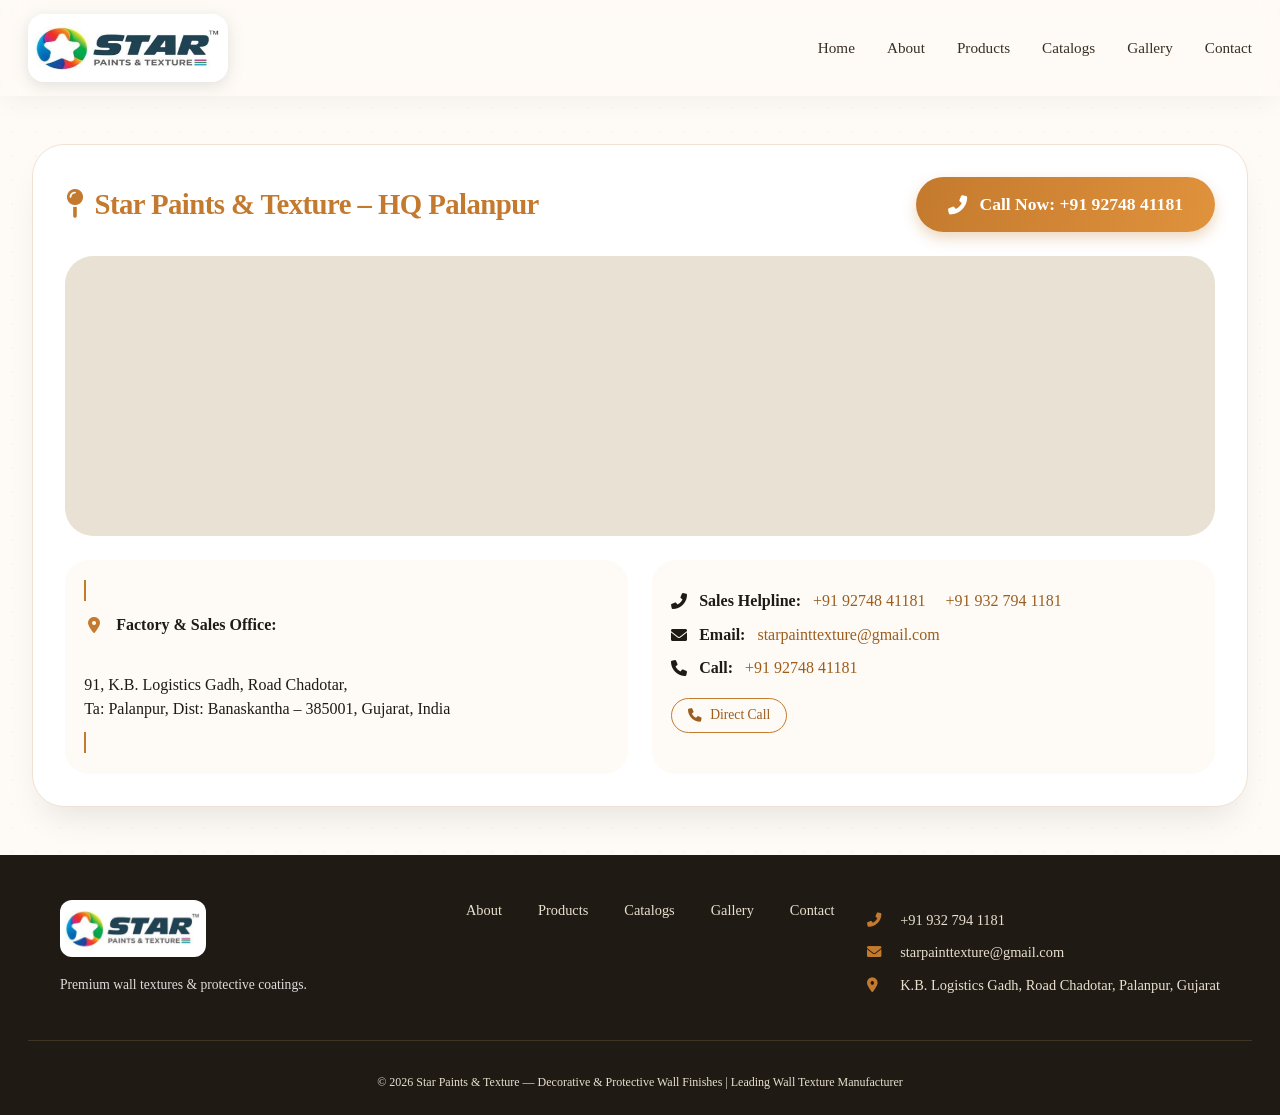
<file: contact.html>
<!DOCTYPE html>
<html lang="en">
<head>
    <meta charset="UTF-8">
    <meta name="viewport" content="width=device-width, initial-scale=1.0, viewport-fit=cover">
    <title>Sitemap | Star Paints & Texture – Palanpur, Gujarat | Wall Texture Manufacturers</title>
    <meta name="description" content="Complete sitemap of Star Paints & Texture – leading wall texture manufacturer in Palanpur, Gujarat. Find all pages, product categories, and direct contact links.">
    <link rel="preconnect" href="https://fonts.googleapis.com">
    <link rel="stylesheet" href="css/style.css">
    <link rel="preconnect" href="https://fonts.gstatic.com" crossorigin>
    <link href="https://fonts.googleapis.com/css2?family=Inter:opsz,wght@14..32,300;400;500;600;700;800&display=swap" rel="stylesheet">
    <link rel="stylesheet" href="https://cdnjs.cloudflare.com/ajax/libs/font-awesome/6.0.0-beta3/css/all.min.css">
    <link rel="icon" type="image/svg+xml" sizes="96x96" href="img/favicon.svg">
    <link rel="apple-touch-icon" href="img/favicon.svg">
    <style>
        * {
            margin: 0;
            padding: 0;
            box-sizing: border-box;
        }
        body {
            font-family: 'Cormorant Garamond', serif;
            background: #fefaf5;
            color: #1e1a14;
            line-height: 1.5;
        }
        :root {
            --primary: #c47a2e;
            --primary-dark: #9b5e1f;
            --primary-light: #f0dbc9;
            --gray-bg: #f8f4ef;
            --shadow-sm: 0 10px 25px -5px rgba(0,0,0,0.05);
            --shadow-md: 0 20px 35px -12px rgba(0,0,0,0.1);
            --radius-card: 32px;
        }

        /* HERO */
        .sitemap-hero {
            background: linear-gradient(105deg, #fff8ef 0%, #faeedc 100%);
            text-align: center;
            padding: 3rem 1.5rem;
        }
        .sitemap-hero h1 {
            font-size: 2.8rem;
            font-weight: 800;
            letter-spacing: -0.02em;
            background: linear-gradient(135deg, #b35f1a, #7a4712);
            background-clip: text;
            -webkit-background-clip: text;
            color: transparent;
        }
        .sitemap-hero p {
            font-size: 1.15rem;
            color: #5e4b33;
            max-width: 680px;
            margin: 0.75rem auto 0;
        }
        .location-badge {
            display: inline-flex;
            align-items: center;
            gap: 8px;
            background: var(--primary);
            color: white;
            padding: 0.4rem 1.2rem;
            border-radius: 60px;
            font-size: 0.85rem;
            font-weight: 500;
            margin-top: 1.2rem;
        }

        /* SITEMAP LAYOUT */
        .sitemap-container {
            max-width: 1400px;
            margin: 3rem auto;
            padding: 0 2rem;
        }
        .sitemap-grid {
            display: grid;
            grid-template-columns: repeat(auto-fit, minmax(320px, 1fr));
            gap: 2rem;
            margin-bottom: 3rem;
        }
        .sitemap-card {
            background: white;
            border-radius: var(--radius-card);
            padding: 2rem 1.8rem;
            box-shadow: var(--shadow-sm);
            transition: all 0.25s ease;
            border: 1px solid #f1e8dd;
        }
        .sitemap-card:hover {
            transform: translateY(-4px);
            box-shadow: var(--shadow-md);
            border-color: #8a4f13;
        }
        .sitemap-card h2 {
            font-size: 1.65rem;
            font-weight: 700;
            color: var(--primary);
            margin-bottom: 1.4rem;
            border-left: 5px solid var(--primary);
            padding-left: 1rem;
        }
        .sitemap-list {
            list-style: none;
        }
        .sitemap-list li {
            margin-bottom: 0.9rem;
        }
        .sitemap-list a {
            text-decoration: none;
            color: #2f2a23;
            display: flex;
            align-items: center;
            gap: 0.75rem;
            transition: all 0.2s;
            font-weight: 450;
        }
        .sitemap-list a i {
            color: var(--primary);
            width: 22px;
            font-size: 1rem;
        }
        .sitemap-list a:hover {
            color: black;
            transform: translateX(6px);
        }
        .badge-new {
            background: #f2e0cf;
            color: #a45c1c;
            font-size: 0.65rem;
            font-weight: 600;
            padding: 0.2rem 0.6rem;
            border-radius: 50px;
            margin-left: 8px;
        }

        /* LOCATION + CALL BUTTON CARD */
        .location-card {
            background: white;
            border-radius: var(--radius-card);
            padding: 2rem;
            margin: 2rem 0 2rem;
            box-shadow: var(--shadow-md);
            border: 1px solid #f0e2d2;
            transition: 0.2s;
        }
        .location-header {
            display: flex;
            flex-wrap: wrap;
            justify-content: space-between;
            align-items: center;
            gap: 1.5rem;
            margin-bottom: 1.5rem;
        }
        .location-header h3 {
            font-size: 1.8rem;
            color: var(--primary);
            display: flex;
            align-items: center;
            gap: 12px;
        }
        .call-btn {
            background: linear-gradient(105deg, #c47a2e, #e0923c);
            color: white;
            border: none;
            padding: 0.9rem 2rem;
            border-radius: 60px;
            font-weight: 700;
            font-size: 1.1rem;
            display: inline-flex;
            align-items: center;
            justify-content: center;
            gap: 12px;
            cursor: pointer;
            transition: 0.2s;
            text-decoration: none;
            box-shadow: 0 6px 14px rgba(196,122,46,0.3);
        }
        .call-btn i {
            font-size: 1.2rem;
        }
        .call-btn:hover {
            background: linear-gradient(105deg, #a86320, #c47a2e);
            transform: scale(1.02);
            box-shadow: 0 10px 18px rgba(196,122,46,0.4);
        }
        .map-placeholder {
            background: #e9e2d4;
            border-radius: 28px;
            height: 280px;
            margin: 1.5rem 0;
            overflow: hidden;
        }
        .map-placeholder iframe {
            width: 100%;
            height: 100%;
            border: 0;
        }
        .address-details {
            display: flex;
            flex-wrap: wrap;
            justify-content: space-between;
            gap: 1.5rem;
            margin-top: 1rem;
        }
        .address-block, .contact-block {
            flex: 1;
            background: #fefaf5;
            border-radius: 24px;
            padding: 1.2rem;
        }
        .address-block p, .contact-block p {
            margin: 0.6rem 0;
            display: flex;
            align-items: center;
            gap: 12px;
            flex-wrap: wrap;
        }
        .address-block :hover {
            color :blue;
        }
        .address-block a {
            text-decoration: none;
            color: inherit;
        }
        .contact-block a {
            color: var(--primary-dark);
            text-decoration: none;
            font-weight: 500;
            transition: 0.15s;
        }
        .contact-block a:hover {
            text-decoration: underline;
            color: #7a4513;
        }
        .btn-outline-call {
            background: transparent;
            border: 1.5px solid var(--primary);
            padding: 0.4rem 1rem;
            border-radius: 40px;
            font-size: 0.85rem;
            font-weight: 600;
            color: var(--primary);
            transition: 0.2s;
            display: inline-flex;
            align-items: center;
            gap: 8px;
            margin-top: 0.5rem;
        }
        .btn-outline-call:hover {
            background: var(--primary);
            color: white;
        }

        /* FOOTER */
        footer {
            background: #1f1b14;
            color: #e9dfcf;
            margin-top: 3rem;
            padding: 2.8rem 0 1.5rem;
        }
        .footer-content {
            max-width: 1400px;
            margin: 0 auto;
            padding: 0 2rem;
            display: flex;
            flex-wrap: wrap;
            justify-content: space-between;
            gap: 2rem;
        }
        .footer-brand p {
            max-width: 260px;
            font-size: 0.85rem;
            margin-top: 0.7rem;
            opacity: 0.85;
        }
        .footer-links a, .footer-contact a, .footer-contact p {
            display: block;
            margin-bottom: 0.7rem;
            color: #e9dfcf;
            text-decoration: none;
            font-size: 0.9rem;
            transition: 0.2s;
        }
        .footer-links a:hover, .footer-contact a:hover {
            color: var(--primary);
        }
        .footer-bottom {
            text-align: center;
            padding-top: 2rem;
            margin-top: 2rem;
            border-top: 1px solid #3f3525;
            font-size: 0.75rem;
            max-width: 1400px;
            margin-left: auto;
            margin-right: auto;
        }

        /* -----------------------------------------
           MOBILE RESPONSIVE TWEAKS 
           (Everything smaller & tighter on mobile)
        ----------------------------------------- */
        @media (max-width: 768px) {
            .sitemap-container { 
                padding: 0 1rem; 
                margin: 1.5rem auto; 
            }
            
            /* Shrink Location Card */
            .location-card {
                padding: 1.2rem;
                border-radius: 20px;
                margin: 1rem 0;
            }
            .location-header { 
                flex-direction: column; 
                align-items: flex-start; 
                gap: 1rem;
                margin-bottom: 1rem;
            }
            .location-header h3 {
                font-size: 1.3rem; /* Smaller heading */
            }

            /* Shrink Call Button & make it full width */
            .call-btn {
                width: 100%;
                font-size: 0.95rem;
                padding: 0.7rem 1.2rem;
            }
            .call-btn i {
                font-size: 1rem;
            }

            /* Smaller Map */
            .map-placeholder {
                height: 200px;
                border-radius: 16px;
                margin: 1rem 0;
            }

            /* Tighter gap & smaller block padding */
            .address-details {
                flex-direction: column;
                gap: 1rem;
                margin-top: 0.5rem;
            }
            .address-block, .contact-block {
                padding: 1rem;
                border-radius: 16px;
            }
            
            /* Smaller Text inside blocks */
            .address-block p, .contact-block p {
                font-size: 0.85rem; 
                gap: 8px;
            }

            /* Shrink small outline button */
            .btn-outline-call {
                font-size: 0.75rem;
                padding: 0.35rem 0.8rem;
            }
            
            /* Footer padding tweaks for mobile */
            footer {
                padding: 2rem 0 1rem;
                margin-top: 2rem;
            }
            .footer-content {
                padding: 0 1rem;
                flex-direction: column;
                gap: 1.5rem;
            }
        }
    </style>
</head>
<body>
    <header class="main-header">
        <div class="nav-container">
            <div class="logo">
                <a href="index.html"><img class="logo-img" src="img/logo.png" alt="Star Paints & Texture Logo" onerror="this.src='https://placehold.co/200x65/f5efe8/c47a2e?text=STAR+PAINTS&font=montserrat'"></a>
            </div>
            <div class="mobile-menu" id="mobileMenuBtn"><i class="fas fa-bars"></i></div>
            <nav class="nav-links" id="navLinks">
                <a href="index.html">Home</a>
                <a href="about.html">About</a>
                <a href="products.html">Products</a>
                <a href="catalogs.html">Catalogs</a>
                <a href="gallery.html">Gallery</a>
                <a href="contact.html">Contact</a>
            </nav>
        </div>
    </header>

    <main>
        <div class="sitemap-container">
            <!-- LOCATION + DIRECT CALL BUTTON + CLICKABLE PH/EMAIL -->
            <div class="location-card">
                <div class="location-header">
                    <h3><i class="fas fa-map-pin"></i> Star Paints & Texture – HQ Palanpur</h3>
                    <a href="tel:+919274841181" class="call-btn"><i class="fas fa-phone-alt"></i> Call Now: +91 92748 41181</a>
                </div>
                <div class="map-placeholder">
    <iframe
        src="https://www.google.com/maps?q=Head+Quarter+Chadotar,+Ta:+Palanpur,+Dist:+Banaskantha,+385001,+Gujarat,+India&output=embed"
        width="100%"
        height="450"
        style="border:0;"
        allowfullscreen=""
        loading="lazy"
        referrerpolicy="no-referrer-when-downgrade">
    </iframe>
</div>
                <div class="address-details">
                    <div class="address-block">
                        <a href="https://maps.google.com/?q=K.B.+Logistics+Gadh,+Road+Chadotar,+Palanpur,+Gujarat" target="_blank" class="btn-outline"><p><i class="fas fa-location-dot fa-fw" style="color: var(--primary);"></i> <strong>Factory & Sales Office:</strong><br>
                        91, K.B. Logistics Gadh, Road Chadotar,<br>
                        Ta: Palanpur, Dist: Banaskantha – 385001, Gujarat, India</p></a>
                    </div>
                    <div class="contact-block">
                        <p><i class="fas fa-phone-alt"></i> <strong>Sales Helpline:</strong> 
                            <a href="tel:+919274841181">+91 92748 41181</a> 
                            <a href="tel:+919327941181" style="margin-left: 8px;">+91 932 794 1181</a>
                        </p>
                        <p><i class="fas fa-envelope"></i> <strong>Email:</strong> 
                            <a href="mailto:starpainttexture@gmail.com">starpainttexture@gmail.com</a> 
                        </p>
                        <p><i class="fas fa-phone"></i> <strong>Call:</strong> 
                            <a href="tel:+919274841181">+91 92748 41181</a>
                        </p>
                        <a href="tel:+919274841181" class="btn-outline-call"><i class="fas fa-phone"></i> Direct Call</a>
                    </div>
                </div>
            </div>
        </div>
    </main>
    <footer>
    <div class="container">
        <div class="footer-content">
            <div class="footer-brand">
                <img class="footer-logo" src="img/logo.png" alt="Star">
                <p>Premium wall textures & protective coatings.</p>
            </div>
            <div class="footer-links">
                <a href="about.html">About</a>
                <a href="products.html">Products</a>
                <a href="catalogs.html">Catalogs</a>
                <a href="gallery.html">Gallery</a>
                <a href="contact.html">Contact</a>
            </div>
            <div class="footer-contact">
                    <a href="tel:+919327941181"><p><i class="fas fa-phone-alt"></i> +91 932 794 1181 </p></a>
                    <a href="mailto:starpainttexture@gmail.com"><p><i class="fas fa-envelope"></i> starpainttexture@gmail.com</p></a>
                    <a href="https://maps.google.com/?q=K.B.+Logistics+Gadh,+Road+Chadotar,+Palanpur,+Gujarat" target="_blank">
                        <p><i class="fas fa-map-marker-alt"></i>  K.B. Logistics Gadh, Road Chadotar, Palanpur, Gujarat</p>
                    </a>
                </div>
        </div>
        <div class="footer-bottom">© 2026 Star Paints & Texture — Decorative & Protective Wall Finishes | Leading Wall Texture Manufacturer</div>
    </div>
</footer>

    <script>
        // Mobile menu toggle
        const mobileBtn = document.getElementById('mobileMenuBtn');
        const navLinks = document.getElementById('navLinks');
        if (mobileBtn && navLinks) {
            mobileBtn.addEventListener('click', (e) => {
                navLinks.classList.toggle('show');
            });
            // optional: close when clicking a link
            document.querySelectorAll('.nav-links a').forEach(link => {
                link.addEventListener('click', () => {
                    navLinks.classList.remove('show');
                });
            });
        }

        // smooth scroll for hash links (products.html#category etc)
        document.querySelectorAll('a[href*="#"]').forEach(anchor => {
            if (anchor.hash !== "" && anchor.pathname === window.location.pathname.split('/').pop()) {
                anchor.addEventListener('click', function(e) {
                    const targetId = this.getAttribute('href').split('#')[1];
                    if (targetId && document.getElementById(targetId)) {
                        e.preventDefault();
                        document.getElementById(targetId).scrollIntoView({ behavior: 'smooth' });
                    }
                });
            }
        });
    </script>
</body>
</html>
</file>
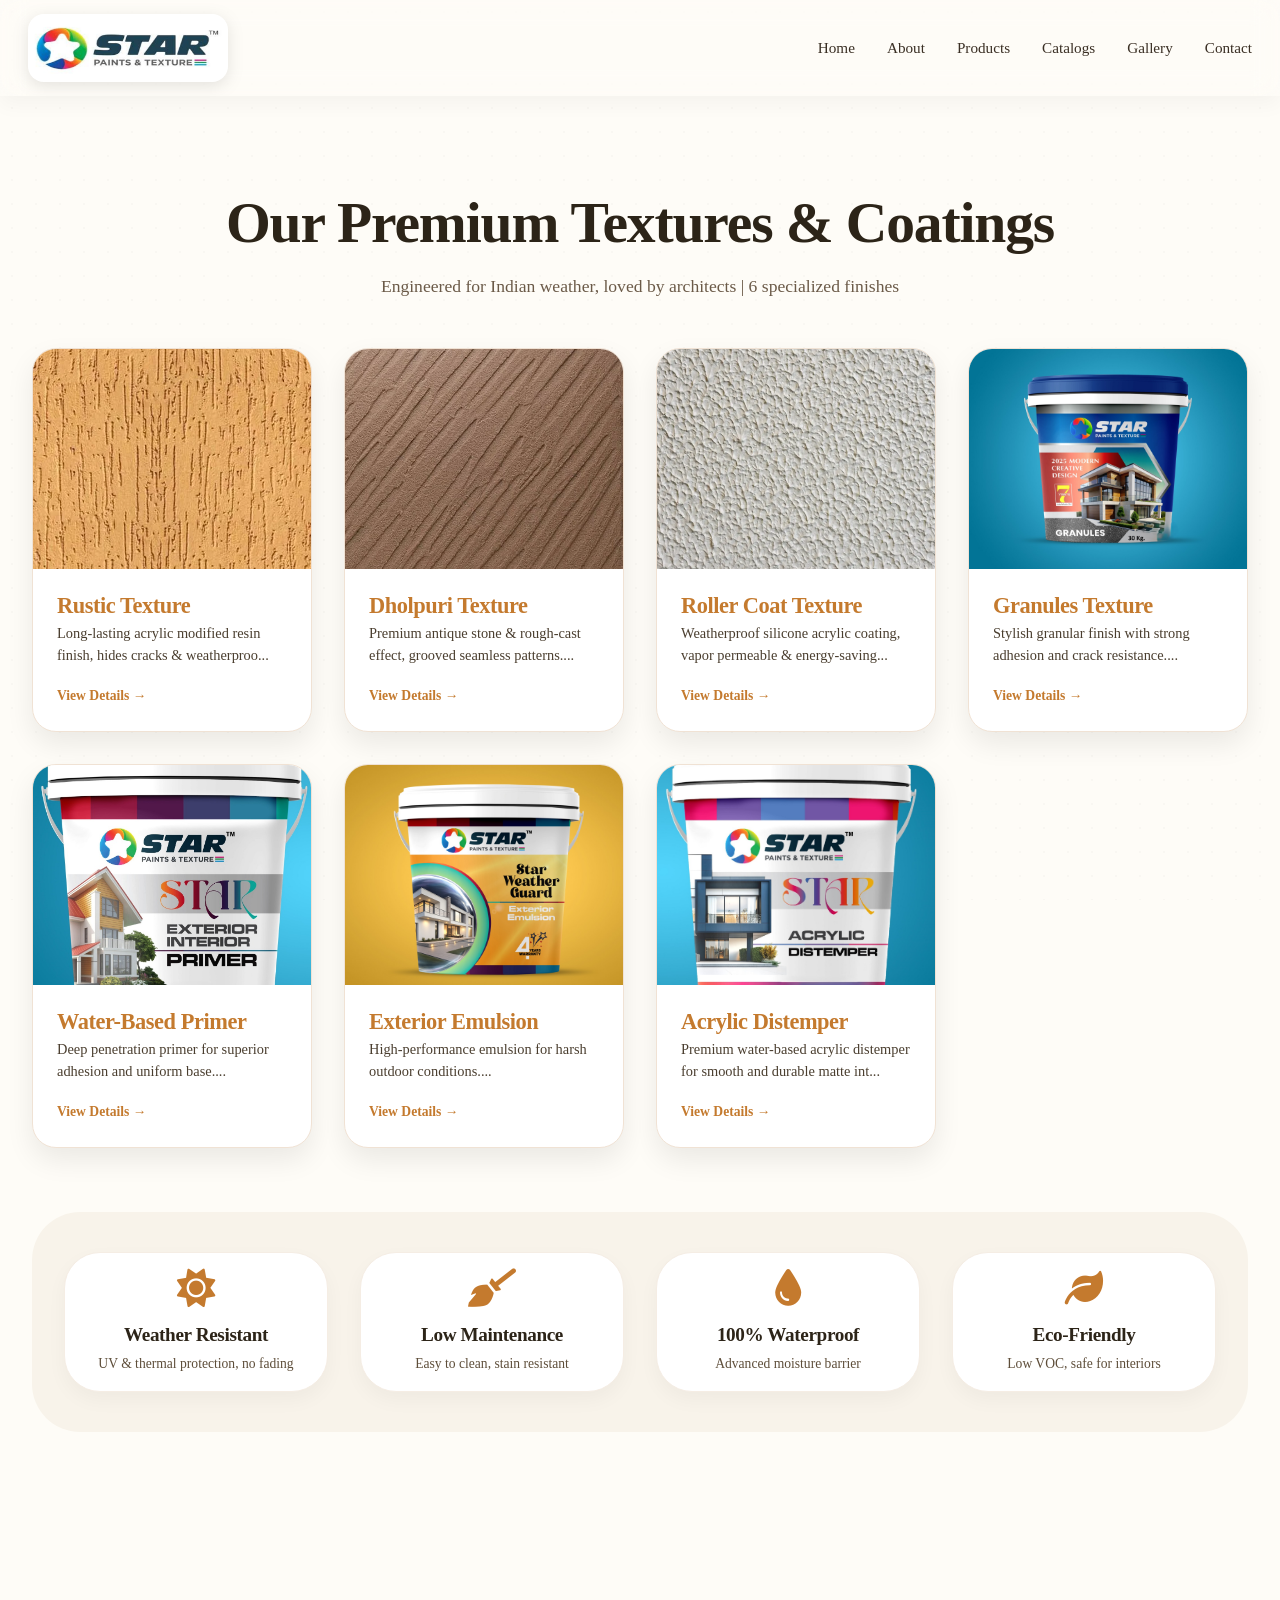
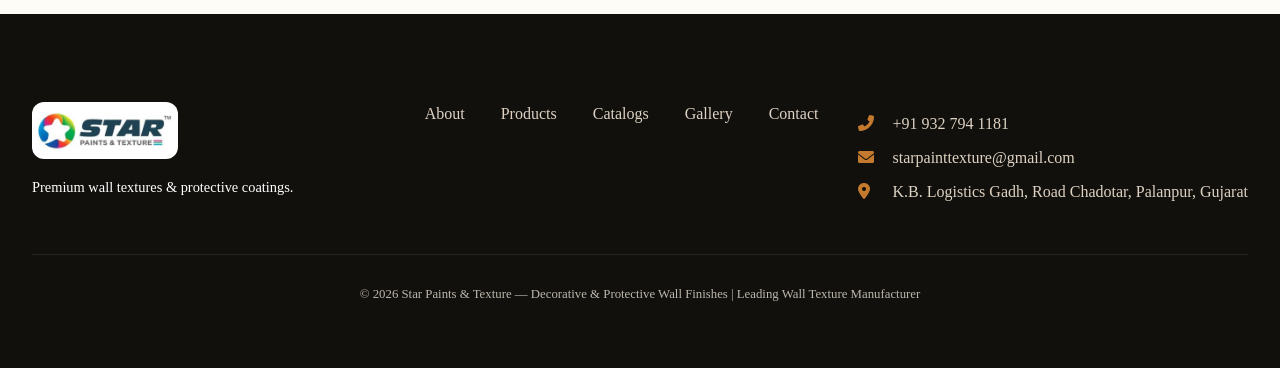
<file: products.html>
<!DOCTYPE html>
<html lang="en">
<head>
    <meta charset="UTF-8">
    <meta name="viewport" content="width=device-width, initial-scale=1.0, viewport-fit=cover">

    <!-- Primary SEO Meta Tags (Product Focus) -->
    <title>Wall Texture Manufacturer in India | Rustic, Dholpuri, Roller Coat & Granules Texture</title>
    <meta name="description" content="Explore India's finest wall textures, waterproof coatings, designer finishes & decorative plasters by Star Paints & Texture. ISO 9001:2015 certified. Get free samples & quotes.">
    <meta name="keywords" content="wall texture products, premium wall texture India, decorative wall finishes, waterproof wall coating, acrylic texture paint, exterior wall texture, interior designer finishes, texture paint price, Star Paints products, buy wall texture online Gujarat">
    <meta name="author" content="Star Paints & Texture">
    <meta name="robots" content="index, follow, max-snippet:-1, max-image-preview:large">
    <meta name="revisit-after" content="7 days">
    
    <!-- Geo & Regional Targeting -->
    <meta name="geo.region" content="IN-GJ">
    <meta name="geo.placename" content="Ahmedabad, Gujarat & Palanpur">
    <meta name="geo.position" content="23.0225;72.5714">
    <meta name="ICBM" content="23.0225, 72.5714">
    <meta name="language" content="English">

    <!-- Canonical & Alternate URLs (Product Page) -->
    <link rel="canonical" href="https://www.starpaintsandtexture.in/products.html">
    <link rel="alternate" hreflang="en" href="https://www.starpaintsandtexture.in/products.html">
    <link rel="alternate" hreflang="x-default" href="https://www.starpaintsandtexture.in/products.html">

    <!-- Open Graph / Facebook (Product Page) -->
    <meta property="og:type" content="website">
    <meta property="og:url" content="https://www.starpaintsandtexture.in/products.html">
    <meta property="og:title" content="Premium Wall Textures & Coatings | Star Paints – India's No.1 Manufacturer">
    <meta property="og:description" content="Discover premium wall textures, StarShield waterproof coatings, designer plasters, and eco-friendly emulsions. ISO 9001:2015 certified. Browse the full collection.">
    <meta property="og:image" content="https://www.starpaintsandtexture.in/img/products-og.jpg">
    <meta property="og:image:width" content="1200">
    <meta property="og:image:height" content="630">
    <meta property="og:image:alt" content="Star Paints & Texture product range – designer wall finishes, exterior textures, and decorative coatings">
    <meta property="og:site_name" content="Star Paints & Texture">
    <meta property="og:locale" content="en_IN">

    <!-- Twitter Card (Product Page) -->
    <meta name="twitter:card" content="summary_large_image">
    <meta name="twitter:title" content="Star Paints Products: Premium Wall Textures, Waterproof Coatings & More">
    <meta name="twitter:description" content="India's trusted ISO-certified wall texture manufacturer. Shop from a wide range of designer finishes, exterior emulsions, and decorative plasters. Request a quote today.">
    <meta name="twitter:image" content="https://www.starpaintsandtexture.in/img/products-twitter.jpg">

    <!-- Theme Color & Icons -->
    <meta name="theme-color" content="#c47a2e">
    <link rel="icon" type="image/svg+xml" sizes="96x96" href="img/favicon.svg">
    <link rel="apple-touch-icon" href="img/favicon.svg">

    <!-- Performance & Preconnects -->
    <link rel="preconnect" href="https://fonts.googleapis.com">
    <link rel="preconnect" href="https://fonts.gstatic.com" crossorigin>
    <link rel="preconnect" href="https://cdnjs.cloudflare.com">
    <link href="https://fonts.googleapis.com/css2?family=Inter:opsz,wght@14..32,300;400;500;600;700;800&display=swap" rel="stylesheet">
    <link rel="stylesheet" href="https://cdnjs.cloudflare.com/ajax/libs/font-awesome/6.0.0-beta3/css/all.min.css">
    <link rel="stylesheet" href="css/style.css">

    <!-- JSON-LD Structured Data for Product Page (Rich Results) -->
    <script type="application/ld+json">
    {
      "@context": "https://schema.org",
      "@graph": [
        {
          "@type": "Organization",
          "@id": "https://www.starpaintsandtexture.in/#organization",
          "name": "Star Paints & Texture",
          "alternateName": "Star Paints & Texture Pvt Ltd",
          "url": "https://www.starpaintsandtexture.in/",
          "logo": "https://www.starpaintsandtexture.in/img/logo.png",
          "description": "ISO 9001:2015 certified manufacturer of premium wall textures, waterproof coatings, and decorative finishes in India. Serving since 2014.",
          "foundingDate": "2014",
          "numberOfEmployees": 85,
          "award": "ISO 9001:2015 Certified",
          "contactPoint": {
            "@type": "ContactPoint",
            "telephone": "+919327941181",
            "contactType": "customer service",
            "email": "sales@starpaintsandtexture.in",
            "availableLanguage": ["English", "Hindi"]
          },
          "sameAs": [
            "https://www.facebook.com/starpaintstexture",
            "https://www.instagram.com/starpaints_india",
            "https://www.linkedin.com/company/star-paints-texture"
          ],
          "address": {
            "@type": "PostalAddress",
            "streetAddress": "91, K.B. Logistics Gadh, Road Chadotar",
            "addressLocality": "Palanpur",
            "addressRegion": "Gujarat",
            "postalCode": "385001",
            "addressCountry": "IN"
          }
        },
        {
          "@type": "Product",
          "@id": "https://www.starpaintsandtexture.in/products#premium-wall-texture",
          "name": "Premium Designer Wall Texture",
          "image": "https://www.starpaintsandtexture.in/img/products/premium-texture.jpg",
          "description": "High-quality acrylic-based wall texture with superior crack resistance, elegant matte finish, and water repellent properties. Ideal for luxury homes, hotels, and offices.",
          "sku": "SPT-WT-101",
          "brand": {
            "@type": "Brand",
            "name": "Star Paints & Texture"
          },
          "offers": {
            "@type": "Offer",
            "priceCurrency": "INR",
            "price": "299",
            "priceValidUntil": "2027-12-31",
            "availability": "https://schema.org/InStock",
            "seller": {
              "@type": "Organization",
              "name": "Star Paints & Texture"
            }
          }
        },
        {
          "@type": "Product",
          "@id": "https://www.starpaintsandtexture.in/products#star-shield",
          "name": "StarShield Waterproof Coating",
          "image": "https://www.starpaintsandtexture.in/img/products/starshield.jpg",
          "description": "Advanced elastomeric waterproof coating that protects exterior walls from seepage, UV rays and extreme weather. Long-lasting protection with textured finish.",
          "sku": "SPT-SS-202",
          "brand": {
            "@type": "Brand",
            "name": "StarShield by Star Paints"
          },
          "offers": {
            "@type": "Offer",
            "priceCurrency": "INR",
            "price": "450",
            "priceValidUntil": "2027-12-31",
            "availability": "https://schema.org/InStock"
          },
          "aggregateRating": {
            "@type": "AggregateRating",
            "ratingValue": "4.7",
            "reviewCount": "198"
          }
        },
        {
          "@type": "Product",
          "@id": "https://www.starpaintsandtexture.in/products#luxury-plaster",
          "name": "Luxury Decorative Plaster (Venetian / Stucco)",
          "image": "https://www.starpaintsandtexture.in/img/products/luxury-plaster.jpg",
          "description": "Premium Italian-style polished plaster for luxury interiors. Creates marble-like, smooth or textured high-end finishes for villas, showrooms, and boutique hotels.",
          "sku": "SPT-LP-305",
          "brand": {
            "@type": "Brand",
            "name": "Star Paints & Texture"
          },
          "offers": {
            "@type": "Offer",
            "priceCurrency": "INR",
            "price": "850",
            "priceValidUntil": "2027-12-31",
            "availability": "https://schema.org/InStock"
          }
        },
        {
          "@type": "ItemList",
          "name": "Star Paints & Texture Product Range",
          "itemListElement": [
            {
              "@type": "ListItem",
              "position": 1,
              "name": "Premium Wall Texture",
              "url": "https://www.starpaintsandtexture.in/products#premium-wall-texture"
            },
            {
              "@type": "ListItem",
              "position": 2,
              "name": "StarShield Waterproof Coating",
              "url": "https://www.starpaintsandtexture.in/products#star-shield"
            },
            {
              "@type": "ListItem",
              "position": 3,
              "name": "Luxury Decorative Plaster",
              "url": "https://www.starpaintsandtexture.in/products#luxury-plaster"
            },
            {
              "@type": "ListItem",
              "position": 4,
              "name": "Exterior Emulsion Paint",
              "url": "https://www.starpaintsandtexture.in/products#exterior-emulsion"
            },
            {
              "@type": "ListItem",
              "position": 5,
              "name": "Primer & Base Coat",
              "url": "https://www.starpaintsandtexture.in/products#primer"
            }
          ]
        },
        {
          "@type": "BreadcrumbList",
          "@id": "https://www.starpaintsandtexture.in/products#breadcrumb",
          "itemListElement": [
            {
              "@type": "ListItem",
              "position": 1,
              "name": "Home",
              "item": "https://www.starpaintsandtexture.in/"
            },
            {
              "@type": "ListItem",
              "position": 2,
              "name": "Products",
              "item": "https://www.starpaintsandtexture.in/products"
            }
          ]
        },
        {
          "@type": "WebSite",
          "@id": "https://www.starpaintsandtexture.in/#website",
          "url": "https://www.starpaintsandtexture.in/",
          "name": "Star Paints & Texture Official Website",
          "description": "India's No.1 Premium Wall Texture, Waterproof Coating & Decorative Finish Manufacturer",
          "potentialAction": {
            "@type": "SearchAction",
            "target": "https://www.starpaintsandtexture.in/search?q={search_term_string}",
            "query-input": "required name=search_term_string"
          }
        }
      ]
    }
    </script>

    <style>
        * {
            margin: 0;
            padding: 0;
            box-sizing: border-box;
        }

        body {
            font-family: 'Cormorant Garamond', serif;
            background-color: #fefcf7;
            color: #2c2418;
            line-height: 1.5;
        }


        /* Container & product grid */
        .container {
            max-width: 1280px;
            margin: 0 auto;
            padding: 2rem 2rem;
        }
        .section-title {
            text-align: center;
            margin-bottom: 3rem;
        }
        .section-title h2 {
            font-size: 2.2rem;
            color: #2c2418;
            margin-bottom: 0.5rem;
        }
        .section-title p {
            color: #6b5a48;
            font-size: 1.1rem;
        }
        .product-grid {
            display: grid;
            grid-template-columns: repeat(auto-fill, minmax(280px, 1fr));
            gap: 2rem;
            margin-bottom: 4rem;
        }
        .product-card {
            background: white;
            border-radius: 24px;
            overflow: hidden;
            box-shadow: 0 12px 28px rgba(0,0,0,0.08);
            transition: all 0.3s ease;
            cursor: pointer;
        }
        .product-card:hover {
            transform: translateY(-6px);
            box-shadow: 0 20px 35px rgba(0,0,0,0.12);
        }
        .product-card img {
            width: 100%;
            height: 220px;
            object-fit: cover;
            transition: 0.3s;
        }
        .product-info {
            padding: 1.5rem;
        }
        .product-info h3 {
            font-size: 1.4rem;
            color: #c47a2e;
            margin-bottom: 0.25rem;
        }
        .product-code {
            font-size: 0.8rem;
            color: #8b7a66;
            letter-spacing: 0.5px;
            margin-bottom: 0.75rem;
            font-weight: 500;
        }
        .product-info p {
            color: #4a3e2f;
            font-size: 0.9rem;
            margin-bottom: 1rem;
        }
        .card-hover-btn {
            color: #c47a2e;
            font-weight: 600;
            font-size: 0.85rem;
            display: inline-flex;
            align-items: center;
            gap: 6px;
            transition: 0.2s;
        }
        .product-card:hover .card-hover-btn {
            gap: 10px;
        }

        /* USP Section */
        .usp-section {
            display: grid;
            grid-template-columns: repeat(auto-fit, minmax(200px, 1fr));
            gap: 2rem;
            background: #f8f3ea;
            border-radius: 48px;
            padding: 2.5rem 2rem;
            margin-top: 1rem;
        }
        .usp-card {
            text-align: center;
            padding: 1rem;
        }
        .usp-card i {
            font-size: 2.4rem;
            color: #c47a2e;
            margin-bottom: 1rem;
        }
        .usp-card h4 {
            font-size: 1.2rem;
            margin-bottom: 0.5rem;
        }
        .usp-card p {
            font-size: 0.85rem;
            color: #5e4e3a;
        }
        .toast {
            position: fixed;
            bottom: 25px;
            left: 50%;
            transform: translateX(-50%);
            background: #2c5e2e;
            color: white;
            padding: 12px 24px;
            border-radius: 50px;
            font-weight: 500;
            opacity: 0;
            transition: opacity 0.25s;
            z-index: 1000;
            pointer-events: none;
        }

        /* MODAL STYLES - Detail Box */
        .product-modal {
            display: none;
            position: fixed;
            top: 0;
            left: 0;
            width: 100%;
            height: 100%;
            background-color: rgba(0,0,0,0.8);
            z-index: 1000;
            justify-content: center;
            align-items: center;
            overflow-y: auto;
            padding: 2rem;
        }
        .modal-content {
            background: #fffdf9;
            max-width: 900px;
            width: 100%;
            border-radius: 32px;
            position: relative;
            max-height: 90vh;
            overflow-y: auto;
            box-shadow: 0 30px 50px rgba(0,0,0,0.3);
            animation: fadeSlideUp 0.25s ease;
        }
        @keyframes fadeSlideUp {
            from { opacity: 0; transform: translateY(20px); }
            to { opacity: 1; transform: translateY(0); }
        }
        .modal-close {
            position: sticky;
            top: 15px;
            right: 20px;
            float: right;
            background: #2c2418;
            color: white;
            border: none;
            font-size: 1.6rem;
            width: 42px;
            height: 42px;
            border-radius: 50%;
            cursor: pointer;
            transition: 0.2s;
            margin: 15px 20px 0 0;
            z-index: 10;
        }
        .modal-close:hover {
            background: #c47a2e;
            transform: scale(1.05);
        }
        .modal-body {
            padding: 1.8rem 2rem 2.5rem;
            clear: both;
        }
        .modal-body img {
            width: 100%;
            max-height: 320px;
            object-fit: cover;
            border-radius: 24px;
            margin-bottom: 1.5rem;
        }
        .modal-body h2 {
            font-size: 2rem;
            color: #c47a2e;
            margin-bottom: 0.25rem;
        }
        .modal-code {
            font-size: 0.9rem;
            background: #f0e9de;
            display: inline-block;
            padding: 0.2rem 1rem;
            border-radius: 30px;
            color: #5e4e3a;
            margin: 0.5rem 0 1rem;
        }
        .modal-desc {
            font-size: 1rem;
            line-height: 1.5;
            margin-bottom: 1.8rem;
            color: #2c2418;
        }
        .detail-section {
            margin-bottom: 1.8rem;
            border-left: 3px solid #c47a2e;
            padding-left: 1rem;
        }
        .detail-section h4 {
            font-size: 1.2rem;
            margin-bottom: 0.75rem;
            color: #2c2418;
        }
        .features-list, .surface-list, .method-list {
            display: flex;
            flex-wrap: wrap;
            gap: 0.6rem;
            list-style: none;
            margin-top: 0.5rem;
        }
        .features-list li, .surface-list li, .method-list li {
            background: #f4efe6;
            padding: 0.3rem 0.9rem;
            border-radius: 40px;
            font-size: 0.85rem;
        }
        .tech-table {
            background: #faf7f0;
            border-radius: 20px;
            padding: 1rem;
            width: 100%;
            border-collapse: collapse;
        }
        .tech-table td {
            padding: 0.6rem;
            border-bottom: 1px solid #e2d8ca;
        }
        .tech-table td:first-child {
            font-weight: 700;
            width: 40%;
        }
        .btn-book {
            background-color: #c47a2e;
            color: white;
            border: none;
            padding: 12px 24px;
            font-weight: 600;
            border-radius: 40px;
            margin-top: 1rem;
            cursor: pointer;
            font-size: 1rem;
            display: inline-flex;
            align-items: center;
            gap: 8px;
            transition: 0.2s;
        }
        .btn-book:hover {
            background-color: #a55d1a;
            transform: scale(1.02);
        }
        .btn-outline {
            background: transparent;
            border: 2px solid #c47a2e;
            color: #c47a2e;
            padding: 10px 22px;
            border-radius: 40px;
            font-weight: 600;
            cursor: pointer;
            transition: 0.2s;
        }
        .btn-outline:hover {
            background: #c47a2e20;
        }
        .hero-buttons {
            display: flex;
            justify-content: center;
            gap: 1rem;
            margin-top: 1rem;
        }
        .book-meeting-fab {
            text-align: center;
            margin: 2rem 0 0;
        }

        /* No hero section */
        .no-hero {
            display: block;
        }
        /* Responsive */
        @media (max-width: 640px) {
            .modal-body {
                padding: 1rem;
            }
            .modal-close {
                top: 5px;
                right: 10px;
            }
        }
    </style>
</head>
<body>
    <header class="main-header">
        <div class="nav-container">
            <div class="logo">
                <a href="index.html"><img class="logo-img" src="img/logo.png" alt="Star Paints Logo"></a>
            </div>
            <div class="mobile-menu" id="mobileMenuBtn"><i class="fas fa-bars"></i></div>
            <nav class="nav-links" id="navLinks">
                <a href="index.html">Home</a>
                <a href="about.html">About</a>
                <a href="products.html">Products</a>
                <a href="catalogs.html">Catalogs</a>
                <a href="gallery.html">Gallery</a>
                <a href="contact.html">Contact</a>
            </nav>
        </div>
    </header>

    <main>
        <!-- Hero section REMOVED as requested -->
        <div class="container">
            <div class="section-title">
                <h1>Our Premium Textures & Coatings</h1>
                <p>Engineered for Indian weather, loved by architects | 6 specialized finishes</p>
            </div>
            <div class="product-grid" id="homeProductsGrid"></div>

            <div class="usp-section">
                <div class="usp-card">
                    <i class="fas fa-sun"></i>
                    <h4>Weather Resistant</h4>
                    <p>UV & thermal protection, no fading</p>
                </div>
                <div class="usp-card">
                    <i class="fas fa-broom"></i>
                    <h4>Low Maintenance</h4>
                    <p>Easy to clean, stain resistant</p>
                </div>
                <div class="usp-card">
                    <i class="fas fa-tint"></i>
                    <h4>100% Waterproof</h4>
                    <p>Advanced moisture barrier</p>
                </div>
                <div class="usp-card">
                    <i class="fas fa-leaf"></i>
                    <h4>Eco-Friendly</h4>
                    <p>Low VOC, safe for interiors</p>
                </div>
            </div>
        </div>
    </main>

    <footer>
    <div class="container">
        <div class="footer-content">
            <div class="footer-brand">
                <img class="footer-logo" src="img/logo.png" alt="Star">
                <p>Premium wall textures & protective coatings.</p>
            </div>
            <div class="footer-links">
                <a href="about.html">About</a>
                <a href="products.html">Products</a>
                <a href="catalogs.html">Catalogs</a>
                <a href="gallery.html">Gallery</a>
                <a href="contact.html">Contact</a>
            </div>
            <div class="footer-contact">
                    <a href="tel:+919327941181"><p><i class="fas fa-phone-alt"></i> +91 932 794 1181 </p></a>
                    <a href="mailto:starpainttexture@gmail.com"><p><i class="fas fa-envelope"></i> starpainttexture@gmail.com</p></a>
                    <a href="https://maps.google.com/?q=K.B.+Logistics+Gadh,+Road+Chadotar,+Palanpur,+Gujarat" target="_blank">
                        <p><i class="fas fa-map-marker-alt"></i>  K.B. Logistics Gadh, Road Chadotar, Palanpur, Gujarat</p>
                    </a>
                </div>
        </div>
        <div class="footer-bottom">© 2026 Star Paints & Texture — Decorative & Protective Wall Finishes | Leading Wall Texture Manufacturer</div>
    </div>
</footer>

    <div id="toastMsg" class="toast">✓ Success</div>

    <!-- MODAL BOX (Detail Box) -->
    <div id="productModal" class="product-modal">
        <div class="modal-content">
            <button class="modal-close" id="closeModalBtn">&times;</button>
            <div class="modal-body" id="modalBody">
                <!-- dynamic content injected -->
            </div>
        </div>
    </div>

    <script>
        // --------------------------------------------------------------
        // COMPLETE PRODUCT DATA (based on brochure)
        // --------------------------------------------------------------
        const productsList = [
            {
                id: 1,
                name: "Rustic Texture",
                category: "Exterior Texture",
                productCode: "SPT-1001",
                shortDesc: "Long-lasting acrylic modified resin finish, hides cracks & weatherproof.",
                fullDesc: "A durable textured finish made using advanced acrylic modified resin. Engineered for Indian exteriors, it offers superior protection against UV, rain, and thermal variations while allowing trapped moisture to escape.",
                features: ["Hides cracks and uneven surfaces", "Tough textured finish – low maintenance", "UV resistant & protects walls from rain", "Releases trapped moisture", "Resists fungus and algae"],
                suitableSurfaces: ["Exterior walls", "Cement plaster", "Gypsum board", "Woodwork"],
                applicationMethods: ["Stainless steel trowel", "Fiber trowel", "Spatula"],
                techData: { "Coating System": "Single/Two Coat", "Surface Dry Time": "4 Hours", "Hard Dry Time": "7 Days", "Adhesion": "Excellent", "Biological Resistance": "Resistant to algae & fungi" },
                img: "img/rustic.webp",
                recommendedFor: "Villas, Hotels, Commercial complexes, Stadiums"
            },
            {
                id: 2,
                name: "Dholpuri Texture",
                category: "Antique Finish",
                productCode: "SPT-1002",
                shortDesc: "Premium antique stone & rough-cast effect, grooved seamless patterns.",
                fullDesc: "Achieve a majestic antique stone look with Dholpuri Texture. Ideal for prestigious buildings, this finish replicates natural stone and rough-cast effects with crack-hiding properties.",
                features: ["Antique stone look & grooved patterns", "Crack hiding & UV resistance", "Long durability", "Moisture release support", "Fungus & algae resistance"],
                suitableSurfaces: ["Interior & exterior walls", "Cement plaster", "Gypsum board", "Woodwork"],
                applicationMethods: ["Trowel", "Spatula", "Texture roller"],
                techData: { "Coating System": "Two Coat", "Surface Dry Time": "4-5 Hours", "Hard Dry Time": "7 Days", "Weather Resistance": "Superior" },
                img: "img/dholpur-texture-500x500.webp",
                recommendedFor: "Hotels, Museums, Heritage buildings, Villas"
            },
            {
                id: 3,
                name: "Roller Coat Texture",
                category: "Silicone Acrylic",
                productCode: "SPT-1003",
                shortDesc: "Weatherproof silicone acrylic coating, vapor permeable & energy-saving.",
                fullDesc: "High-performance silicone acrylic coating that provides climatic resistance, mold protection, and energy-saving properties. Odorless, non-flammable and eco-friendly.",
                features: ["Climatic resistance", "Mold & algae protection", "Acid & frost resistance", "Energy-saving properties", "Odorless & non-flammable"],
                suitableSurfaces: ["Exterior walls", "High-diffusion plasters", "Premium buildings"],
                applicationMethods: ["Roller", "Spray gun", "Brush"],
                techData: { "Vapor Permeability": "High", "UV Stability": "Excellent", "Color Options": "Customizable" },
                img: "img/Rollercoat.webp",
                recommendedFor: "Commercial complexes, Offices, Hospitals"
            },
            {
                id: 4,
                name: "Granules Texture",
                category: "Decorative Granular",
                productCode: "SPT:1027",
                shortDesc: "Stylish granular finish with strong adhesion and crack resistance.",
                fullDesc: "Modern decorative granular wall finish that delivers a premium rugged appearance. Excellent adhesion, weather resistance, and easy application for feature walls.",
                features: ["Strong adhesion & crack resistant", "Durable finish & weather resistant", "Easy application", "Premium rugged appearance"],
                suitableSurfaces: ["Feature walls", "Homes", "Offices", "Commercial spaces"],
                applicationMethods: ["Trowel", "Spray", "Roller"],
                techData: { "Particle Size": "Fine to Medium", "Coverage": "1.2-1.5 kg/sq.m", "Washability": "Excellent" },
                img: "img/granule.jpeg",
                recommendedFor: "Living rooms, Lobbies, Showrooms"
            },
            {
                id: 5,
                name: "Water-Based Primer",
                category: "Primer",
                productCode: "SPT-1005",
                shortDesc: "Deep penetration primer for superior adhesion and uniform base.",
                fullDesc: "High-bonding water-based acrylic primer that prepares surfaces for textured coatings, ensuring long-lasting finish and better coverage.",
                features: ["Strong adhesion", "Better coverage", "Smooth base coat", "Enhances texture finish", "Long-lasting performance"],
                suitableSurfaces: ["Cement plaster", "POP", "Gypsum board", "Brickwork", "Concrete"],
                applicationMethods: ["Brush", "Roller", "Spray"],
                techData: { "Drying Time": "2-3 hours", "Application": "1-2 coats", "Base Type": "Water-based acrylic" },
                img: "img/primer.jpeg",
                recommendedFor: "Before applying any texture / paint"
            },
            {
                id: 7,
                name: "Exterior Emulsion",
                category: "Exterior Paint",
                productCode: "SPT-1007",
                shortDesc: "High-performance emulsion for harsh outdoor conditions.",
                fullDesc: "Advanced exterior paint offering unmatched weather resistance, UV protection, and fade resistance. Protects against cracking and mildew.",
                features: ["Weather resistance & UV protection", "Fade resistance", "Crack & mildew resistance", "Easy application"],
                suitableSurfaces: ["Concrete", "Brick", "Stone", "Exterior wood"],
                applicationMethods: ["Brush", "Roller", "Airless Spray"],
                techData: { "Finish": "Satin/Matte", "Coverage": "8-10 sqm/ltr", "Life Expectancy": "6-8 years" },
                img: "img/emulsion.jpeg",
                recommendedFor: "Houses, Fences, Gates, Outdoor structures"
            },
            {
    id: 6,
    name: "Acrylic Distemper",
    category: "Distemper",
    productCode: "SPT-1006",
    shortDesc: "Premium water-based acrylic distemper for smooth and durable matte interior finishes.",
    fullDesc: "Acrylic Distemper is a premium quality water-based coating designed for normal masonry interior surfaces. It provides a smooth, durable matte finish that enhances the appearance of walls and ceilings. This high-quality and versatile finish offers rich color, easy application, and reliable performance, making it an excellent choice for both residential and commercial interiors.",
    features: [
        "Smooth and matte finish",
        "Easy to apply",
        "Good coverage",
        "Quick drying",
        "Budget-friendly option"
    ],
    suitableSurfaces: [
        "Interior masonry walls",
        "Cement plaster",
        "Concrete",
        "POP surfaces",
        "Ceilings"
    ],
    applicationMethods: [
        "Brush",
        "Roller",
        "Spray"
    ],
    techData: {
        "Drying Time": "2-4 hours",
        "Application": "2 coats recommended",
        "Finish": "Smooth matte",
        "Base Type": "Water-based acrylic"
    },
    img: "img/distemper.jpeg",
    recommendedFor: "Interior walls and ceilings in homes, offices, and rental spaces where a simple and cost-effective finish is needed."
},
        ];

        // Render product cards (all 7)
        function renderProductGrid() {
            const container = document.getElementById('homeProductsGrid');
            if (!container) return;
            container.innerHTML = productsList.map(p => `
                <div class="product-card" data-product-id="${p.id}">
                    <img src="${p.img}" alt="${p.name}" loading="lazy" onerror="this.src='https://placehold.co/600x400/e8e0d0/664422?text=${p.name.replace(/ /g,'+')}'">
                    <div class="product-info">
                        <h3>${p.name}</h3>
                        <p>${p.shortDesc.substring(0, 70)}...</p>
                        <div class="card-hover-btn">View Details →</div>
                    </div>
                </div>
            `).join('');

            // Attach click event for modal (detail box open)
            document.querySelectorAll('.product-card').forEach(card => {
                card.addEventListener('click', (e) => {
                    const prodId = parseInt(card.getAttribute('data-product-id'));
                    const product = productsList.find(p => p.id === prodId);
                    if (product) {
                        openProductModal(product);
                    }
                });
            });
        }

        // Open modal with full product details
        function openProductModal(product) {
            const modal = document.getElementById('productModal');
            const modalBody = document.getElementById('modalBody');
            if (!modal || !modalBody) return;

            // Build features HTML
            const featuresHtml = `<ul class="features-list">${product.features.map(f => `<li><i class="fas fa-check-circle" style="color:#c47a2e; font-size:0.7rem;"></i> ${f}</li>`).join('')}</ul>`;
            const surfacesHtml = `<ul class="surface-list">${product.suitableSurfaces.map(s => `<li>${s}</li>`).join('')}</ul>`;
            const methodsHtml = `<ul class="method-list">${product.applicationMethods.map(m => `<li>${m}</li>`).join('')}</ul>`;
            
            let techHtml = `<table class="tech-table">`;
            for (const [key, val] of Object.entries(product.techData)) {
                techHtml += `<tr><td>${key}</td><td>${val}</td></tr>`;
            }
            techHtml += `</table>`;

            const advHtml = `<div class="detail-section"><h4>✨ Special Advantages</h4><ul class="features-list"><li>Custom texture designs possible</li><li>High-quality raw materials (natural crushed stone / imported additives)</li><li>Cost-effective maintenance</li><li>Strong R&D support & competitive pricing</li><li>Low VOC & eco-friendly</li></ul></div>`;

            modalBody.innerHTML = `
                <img src="${product.img}" alt="${product.name}" onerror="this.src='https://placehold.co/800x400/e8e0d0/664422?text=${product.name}'">
                <h2>${product.name}</h2>
                <div class="modal-code"> ${product.category}</div>
                <p class="modal-desc">${product.fullDesc}</p>
                <div class="detail-section"><h4>🔧 Key Features</h4>${featuresHtml}</div>
                <div class="detail-section"><h4>🏗️ Suitable Surfaces</h4>${surfacesHtml}</div>
                <div class="detail-section"><h4>🛠️ Application Methods</h4>${methodsHtml}</div>                <div class="detail-section"><h4>📊 Technical Data</h4>${techHtml}</div>
                <div class="detail-section"><h4>🏆 Recommended For</h4><p style="font-weight:500;">${product.recommendedFor}</p></div>
                ${advHtml}
                <div style="margin-top: 1.5rem; text-align:center;">
                    <a href="contact.html" class="btn-book"><i class="fas fa-calendar-alt"></i> Book a Meeting</a>
                </div>
            `;
            modal.style.display = 'flex';
            document.body.style.overflow = 'hidden';

        }

        function closeModal() {
            const modal = document.getElementById('productModal');
            if (modal) {
                modal.style.display = 'none';
                document.body.style.overflow = '';
            }
        }

        function showToast(msg) {
            const toast = document.getElementById('toastMsg');
            if (toast) {
                toast.textContent = msg;
                toast.style.opacity = "1";
                setTimeout(() => toast.style.opacity = "0", 2800);
            }
        }

        // Book meeting buttons
        function initMeetingButtons() {
            const bookBtns = [
                document.getElementById('homeBookMeeting'),
                document.getElementById('floatingBookMeeting')
            ];
            bookBtns.forEach(btn => {
                if (btn) btn.addEventListener('click', () => {
                    showToast("📅 Meeting request sent! We'll schedule a call shortly.");
                });
            });
        }

        // Mobile menu toggle
        const mobileBtn = document.getElementById('mobileMenuBtn');
        const navLinks = document.getElementById('navLinks');
        if (mobileBtn && navLinks) {
            mobileBtn.addEventListener('click', () => navLinks.classList.toggle('show'));
        }

        // Close modal on outside click or close button
        document.getElementById('closeModalBtn')?.addEventListener('click', closeModal);
        window.addEventListener('click', (e) => {
            const modal = document.getElementById('productModal');
            if (e.target === modal) closeModal();
        });

        // Initialize all
        renderProductGrid();
        initMeetingButtons();
    </script>
</body>
</html>
</file>
<file: css/style.css>
/* ========== RESET & BASE ========== */
* {
    margin: 0;
    padding: 0;
    box-sizing: border-box;
}

body {
    font-family: 'Cormorant Garamond', serif;
    background: #fcf8f3;  /* warm base */
    color: #2c2418;
    line-height: 1.5;
    scroll-behavior: smooth;
}

img {
    max-width: 100%;
    display: block;
}

/* ========== VARIABLES ========== */
:root {
    --primary: #c47a2e;
    --primary-dark: #a55f1f;
    --primary-light: #e1a15e;
    --bg-light: #fefaf5;
    --card-white: #ffffff;
    --text-dark: #2c2418;
    --text-muted: #6e5e4e;
    --border-light: #f0e2d4;
    --shadow-sm: 0 8px 20px rgba(0,0,0,0.04);
    --shadow-md: 0 12px 28px rgba(0,0,0,0.08);
    --shadow-hover: 0 20px 30px -12px rgba(0,0,0,0.15);
    --radius-lg: 28px;
    --radius-md: 20px;
    --radius-sm: 14px;
    --section-alt-bg: #fff9f2;   /* alternating section color */
}

/* ========== TYPOGRAPHY ========== */
h1, h2, h3, h4 {
    font-weight: 700;
    line-height: 1.2;
    letter-spacing: -0.02em;
}

h1 {
    font-size: 3.6rem;
    margin-bottom: 1rem;
}

h2 {
    font-size: 2.2rem;
    margin-bottom: 0.75rem;
}

@media (max-width: 768px) {
    h1 { font-size: 2.6rem; }
    h2 { font-size: 1.9rem; }
}

/* ========== BUTTONS ========== */
.btn {
    display: inline-flex;
    align-items: center;
    justify-content: center;
    gap: 0.5rem;
    padding: 12px 32px;
    border-radius: 60px;
    font-weight: 600;
    text-decoration: none;
    transition: all 0.25s ease;
    cursor: pointer;
    border: none;
    font-size: 0.95rem;
}

.btn-primary {
    background: var(--primary);
    color: white;
    box-shadow: 0 6px 14px rgba(196,122,46,0.3);
}
.btn-primary:hover {
    background: var(--primary-dark);
    transform: translateY(-3px);
    box-shadow: 0 12px 22px rgba(196,122,46,0.4);
}

.btn-outline {
    background: transparent;
    border: 2px solid var(--primary);
    color: var(--primary);
}
.btn-outline:hover {
    background: var(--primary);
    color: white;
    transform: translateY(-3px);
}

.btn-light {
    background: rgba(255,255,245,0.95);
    color: var(--text-dark);
    border: 1px solid var(--border-light);
    backdrop-filter: blur(4px);
}
.btn-light:hover {
    background: white;
    transform: translateY(-3px);
    border-color: var(--primary-light);
}

/* ========== HEADER / NAV ========== */
.main-header {
    position: sticky;
    top: 0;
    z-index: 200;
    background: rgba(255, 255, 255, 0);
    backdrop-filter: blur(12px);
    box-shadow: var(--shadow-sm);
}

.nav-container {
    max-width: 1300px;
    margin: 0 auto;
    display: flex;
    justify-content: space-between;
    align-items: center;
    padding: 14px 28px;
    flex-wrap: wrap;
}

.logo {
    display: flex;
    align-items: center;
    gap: 12px;
}

.logo-img {
    width: 200px;
    height: 68px;
    border-radius: 16px;
    filter: drop-shadow(0 4px 8px rgba(0,0,0,0.1));
    transition: transform 0.2s;
}
.logo-img:hover {
    transform: scale(1.02);
}

.logo-text {
    font-weight: 800;
    font-size: 1.5rem;
    color: var(--text-dark);
    letter-spacing: -0.3px;
}
.logo-text sup {
    font-size: 0.65rem;
    color: var(--primary);
    font-weight: 500;
}

.nav-links {
    display: flex;
    gap: 32px;
}
.nav-links a {
    text-decoration: none;
    font-weight: 500;
    color: #3a2f24;
    transition: 0.2s;
    font-size: 0.95rem;
}
.nav-links a:hover {
    color: var(--primary);
    font-size: 1rem;
}
.mobile-menu {
    display: none;
    font-size: 28px;
    cursor: pointer;
    color: var(--text-dark);
}

@media (max-width: 860px) {
    .nav-links {
        display: none;
        width: 100%;
        flex-direction: column;
        align-items: center;
        padding: 24px 0 16px;
        gap: 20px;
    }
    .nav-links.show {
        display: flex;
    }
    .mobile-menu {
        display: block;
    }
}

/* ========== HERO SECTION (BIGGER & BOLDER) ========== */
.hero {
    min-height: 85vh;
    background-size: cover;
    background-position: center 40%;
    display: flex;
    align-items: center;
    padding: 0 0;
    color: white;
    position: relative;
}

.hero-grid {
    max-width: 1300px;
    margin: 0 auto;
    width: 100%;
    display: flex;
    flex-wrap: wrap;
    justify-content: space-between;
    align-items: center;
    gap: 50px;
    padding: 0 28px;
}

.hero-content {
    flex: 1.4;
    max-width: 620px;
    animation: fadeSlideUp 0.7s ease-out;
}
.hero-content p {
    font-size: 1.25rem;
    margin: 24px 0 32px;
    opacity: 0.95;
    line-height: 1.5;
}

.hero-buttons {
    display: flex;
    gap: 20px;
    flex-wrap: wrap;
}

@media (max-width: 860px) {
    .hero { min-height: 70vh; }
    .hero-grid { flex-direction: column; gap: 40px; }
    .hero-stats-card { width: 100%; margin-top: 20px; }
    .stat-number { font-size: 2rem; }
}

/* ========== CONTAINER & ALTERNATING SECTIONS ========== */
.container {
    max-width: 1280px;
    margin: 0 auto;
    padding: 0 28px;
}

.section-title {
    text-align: center;
    margin: 60px 0 40px;
}
.section-title h2 {
    font-size: 2.4rem;
    position: relative;
    display: inline-block;
}
.section-title h2:after {
    content: '';
    display: block;
    width: 70px;
    height: 3px;
    background: var(--primary);
    margin: 12px auto 0;
    border-radius: 4px;
}
.section-title p {
    color: var(--text-muted);
    font-size: 1rem;
    margin-top: 16px;
}

/* different background color for product section */
.product-section {
    background: var(--section-alt-bg);
    padding: 20px 0 60px;
    border-radius: 48px 48px 0 0;
    margin-top: 30px;
}

/* ========== PRODUCT GRID (HOME) ========== */
.product-grid {
    display: grid;
    grid-template-columns: repeat(auto-fill, minmax(280px, 1fr));
    gap: 32px;
    margin-bottom: 40px;
}

.product-card {
    background: var(--card-white);
    border-radius: var(--radius-lg);
    overflow: hidden;
    cursor: pointer;
    box-shadow: var(--shadow-sm);
    transition: all 0.35s cubic-bezier(0.2, 0, 0, 1);
    border: 1px solid var(--border-light);
}
.product-card:hover {
    transform: translateY(-10px);
    box-shadow: var(--shadow-hover);
}
.product-card img {
    width: 100%;
    height: 210px;
    object-fit: cover;
    transition: transform 0.4s ease;
}
.product-card:hover img {
    transform: scale(1.03);
}
.product-info {
    padding: 22px;
}
.product-info h3 {
    font-size: 1.4rem;
    margin-bottom: 8px;
}
.product-info p {
    color: var(--text-muted);
    font-size: 0.9rem;
}

/* ========== USP SECTION ========== */
.usp-section {
    display: grid;
    grid-template-columns: repeat(auto-fit, minmax(210px, 1fr));
    gap: 30px;
    margin: 70px 0 70px;
}
.usp-card {
    background: white;
    padding: 32px 20px;
    border-radius: 36px;
    text-align: center;
    box-shadow: var(--shadow-sm);
    transition: all 0.25s;
    border: 1px solid #f5ede4;
}
.usp-card i {
    font-size: 2.6rem;
    color: var(--primary);
    margin-bottom: 18px;
}
.usp-card h4 {
    font-size: 1.25rem;
    margin-bottom: 10px;
}
.usp-card p {
    font-size: 0.9rem;
    color: var(--text-muted);
}
.usp-card:hover {
    transform: translateY(-8px);
    box-shadow: var(--shadow-md);
    background: #fffef8;
}

/* ========== FOOTER ========== */
footer {
    background: #12100c;
    color: #bcb7ae;
    padding: 56px 0 32px;
    margin-top: 80px;
}
.footer-content {
    display: flex;
    flex-wrap: wrap;
    justify-content: space-between;
    gap: 40px;
    margin-bottom: 40px;
}
.footer-brand {
    flex: 2;
    min-width: 220px;
}
.footer-logo {
    width: 146px;
    margin-bottom: 18px;
    border-radius: 12px;
}
.footer-brand p {
    max-width: 300px;
    font-size: 0.9rem;
    color: white;
    line-height: 1.5;
}
.footer-links {
    display: flex;
    gap: 36px;
    color: #ddd2c4;
    flex-wrap: wrap;
}
.footer-links a {
    color: #ddd2c4;
    text-decoration: none;
    font-weight: 500;
    transition: 0.2s;
}
.footer-links a:hover {
    color: var(--primary);
}
.footer-contact p {
    margin: 10px 0;
    color: #ddd2c4;
}
.footer-contact i {
    width: 30px;
    color: var(--primary);
}
.footer-bottom {
    text-align: center;
    border-top: 1px solid #2a241e;
    padding-top: 30px;
    font-size: 0.8rem;
}

/* ========== TOAST NOTIFICATION ========== */
.toast {
    position: fixed;
    bottom: 30px;
    right: 30px;
    background: #2c2418;
    color: white;
    padding: 14px 30px;
    border-radius: 60px;
    z-index: 1000;
    opacity: 0;
    transition: opacity 0.25s ease;
    pointer-events: none;
    font-weight: 500;
    box-shadow: 0 8px 22px rgba(0,0,0,0.2);
    backdrop-filter: blur(12px);
    background: rgba(30, 25, 20, 0.96);
}

/* ========== RESPONSIVE DETAILS ========== */
@media (max-width: 640px) {
    .container {
        padding: 0 20px;
    }
    .product-grid {
        gap: 20px;
        grid-template-columns: 1fr;
    }
    .hero-buttons .btn {
        padding: 10px 22px;
        font-size: 0.85rem;
    }
    .hero-stats-card {
        padding: 20px;
        gap: 20px;
    }
    .stat-number {
        font-size: 1.8rem;
    }
    .usp-section {
        gap: 18px;
    }
    .footer-content {
        flex-direction: column;
        text-align: center;
        align-items: center;
    }
    .footer-links {
        justify-content: center;
    }
    .footer-brand p {
        margin: 0 auto;
    }
    .section-title h2 {
        font-size: 1.9rem;
    }
}

/* ========== ANIMATIONS ========== */
@keyframes fadeSlideUp {
    from {
        opacity: 0;
        transform: translateY(24px);
    }
    to {
        opacity: 1;
        transform: translateY(0);
    }
}

.product-card, .usp-card, .hero-stats-card {
    animation: fadeSlideUp 0.6s ease-out backwards;
}
.product-card:nth-child(1) { animation-delay: 0.05s; }
.product-card:nth-child(2) { animation-delay: 0.1s; }
.product-card:nth-child(3) { animation-delay: 0.15s; }
.product-card:nth-child(4) { animation-delay: 0.2s; }

/* ========== ADDITIONAL UTILITIES ========== */
button {
    background: none;
    border: none;
}
a {
    text-decoration: none;
}

/* subtle grain texture for realism */
body::before {
    content: "";
    position: fixed;
    top: 0;
    left: 0;
    width: 100%;
    height: 100%;
    pointer-events: none;
    z-index: -1;
    background-image: radial-gradient(rgba(0,0,0,0.02) 1px, transparent 1px);
    background-size: 24px 24px;
}
</file>
